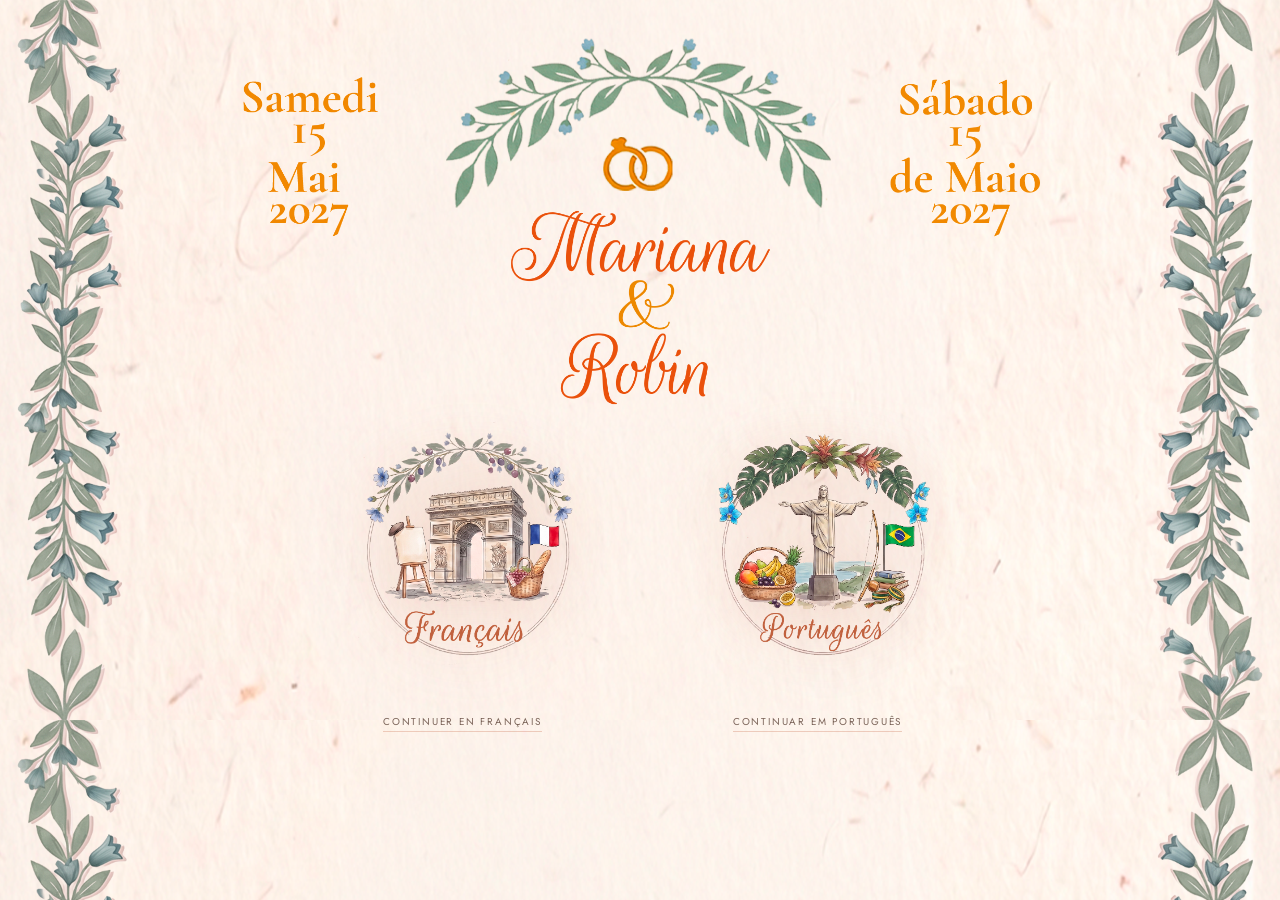
<file: index.html>
<!DOCTYPE html>
<html lang="fr">
<head>
<meta charset="UTF-8">
<meta name="viewport" content="width=device-width, initial-scale=1.0">
<meta name="referrer" content="strict-origin-when-cross-origin">
<meta name="description" content="Mariana & Robin — mariage le 15 mai 2027 au Domaine de Montmanoir, Montlignon.">
<title>Mariana & Robin — Mariage · Casamento</title>
<link rel="preconnect" href="https://fonts.googleapis.com">
<link rel="preconnect" href="https://fonts.gstatic.com" crossorigin>
<link href="https://fonts.googleapis.com/css2?family=Cormorant+Garamond:ital,wght@0,300;0,400;0,600;1,300;1,400&family=Jost:wght@300;400;500&display=swap" rel="stylesheet">
<link rel="stylesheet" href="css/site.css">
</head>
<body class="bg-site">

  <div id="lp">
    <div class="lp-logo">
      <img src="ASSET/Couverture_langue.png" alt="Mariana & Robin">
    </div>
    <div class="lp-choices">
      <a class="lp-choice" href="fr/accueil.html">
        <img src="ASSET/Illustration FR.png" alt="Français">
        <span class="lp-cta">Continuer en français</span>
      </a>
      <a class="lp-choice" href="pt/accueil.html">
        <img src="ASSET/Illustration BR.png" alt="Português">
        <span class="lp-cta">Continuar em português</span>
      </a>
    </div>
  </div>

</body>
</html>
</file>
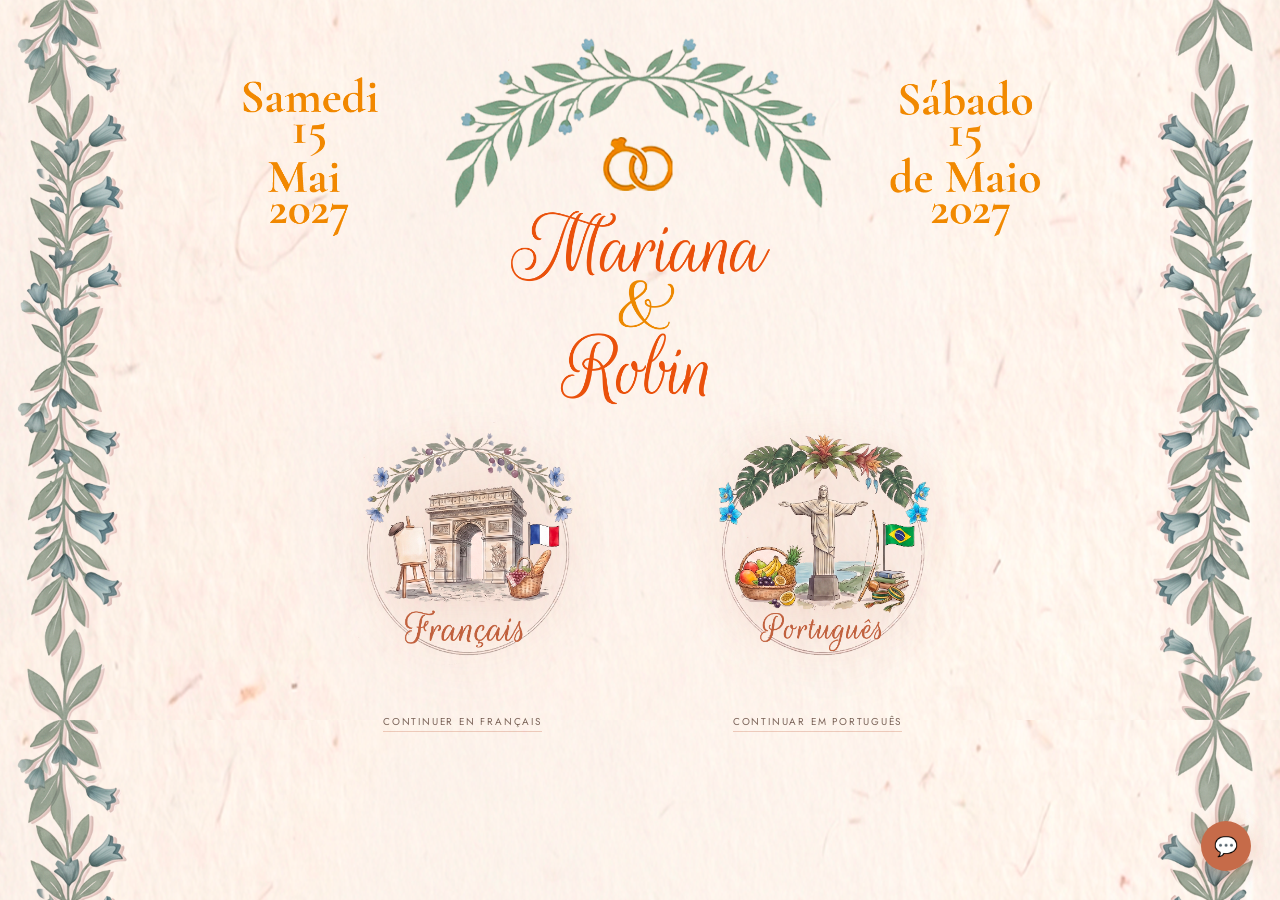
<file: mariage mariana&robin V5.html>
<!DOCTYPE html>
<html lang="fr">
<head>
<meta charset="UTF-8">
<meta name="viewport" content="width=device-width, initial-scale=1.0">
<title>Mariana & Robin — Mariage · Casamento</title>
<link href="https://fonts.googleapis.com/css2?family=Cormorant+Garamond:ital,wght@0,300;0,400;0,600;1,300;1,400&family=Jost:wght@300;400;500&display=swap" rel="stylesheet">
<style>
*{margin:0;padding:0;box-sizing:border-box;}
/* ── IMAGES RESPONSIVES ── */
img {
  max-width: 100%;
  height: auto;
  object-fit: contain;
  display: block;
}
:root{
  --tc:#C66B49; --am:#E8A856;
  --cr:#f5ede3; --dk:#3a2e28; --md:#7a6358;
}

/* ── FOND RÉPÉTÉ ── */
body {
  font-family:'Jost',sans-serif;
  color:var(--dk);
  overflow-x:hidden;
  /* fond papier qui se répète verticalement */
  background-color: #f5ede3;
}
/* On pose le fond via un pseudo-élément fixe pour éviter le scroll */
body::before {
  content:'';
  position:fixed;
  inset:0;
  z-index:-1;
  background-image: url("ASSET/FOND SITE HTML.png");
  background-repeat: repeat-y;
  background-size: 100% auto;
  background-position: top center;
}

/* ══════════════════════════════════
   LANG PAGE
══════════════════════════════════ */
#lp {
  position:fixed;inset:0;z-index:999;
  display:flex;flex-direction:column;align-items:center;
  justify-content:flex-start;
  overflow-y:auto;
  padding: clamp(.5rem,1.5vh,1.2rem) 1rem clamp(.8rem,2vh,1.5rem);
  gap:0;
  transition:opacity .7s ease, transform .7s ease;
}
#lp.out{opacity:0;transform:translateY(-20px);pointer-events:none;}

/* 1. Logo bilingue EN PREMIER */
.lp-logo {
  width: min(1000px, 95vw);
  max-height: 25vh;
  opacity:0;animation:fu .9s ease .1s forwards;
  flex-shrink:0;
}
.lp-logo img{width:100%;display:block;}

/* Illustrations langue */
.lp-choices {
  display:flex;
  gap:clamp(1rem, 10vw, 3rem);        /* espace entre les deux ronds */
  justify-content:center;
  align-items:center;
  opacity:0;animation:fu .9s ease .7s forwards;
  flex:1;
  width:100%;
  min-height:0;
}
.lp-choice {
  display:flex;flex-direction:column;align-items:center;gap:.6rem;
  cursor:pointer;
  transition:transform .3s;
  flex:0 1 auto;
  min-width:140px;
  min-height:0;
}
.lp-choice:hover{transform:translateY(-10px);}
.lp-choice img {
  width:auto;
  height:clamp(180px, 35vh, 480px);  /* ← LE réglage de taille des ronds */
  max-width:40vw;                    /* garde-fou : empêche les 2 ronds de se chevaucher */
  object-fit:contain;
  filter:drop-shadow(0 8px 28px rgba(198,107,73,.22));
  transition:filter .3s;
}
.lp-choice:hover img{filter:drop-shadow(0 18px 42px rgba(198,107,73,.4));}
.lp-cta {
  font-size:clamp(.58rem,.78vw,.7rem);letter-spacing:.18em;text-transform:uppercase;
  color:var(--md);border-bottom:1px solid rgba(198,107,73,.3);
  padding-bottom:2px;transition:color .2s,border-color .2s;
  flex-shrink:0;
}
.lp-choice:hover .lp-cta{color:var(--tc);border-color:var(--tc);}

/* ══════════════════════════════════
   MAIN
══════════════════════════════════ */
#main{display:none;opacity:0;transition:opacity .8s ease;}
#main.show{display:block;}
#main.vis{opacity:1;}

/* ── NAV ── */
nav{
  position:fixed;top:0;left:0;right:0;z-index:500;
  padding:.8rem 2.4rem;
  display:flex;align-items:center;justify-content:space-between;
  background:rgba(245,237,227,.88);
  backdrop-filter:blur(16px);-webkit-backdrop-filter:blur(16px);
  border-bottom:1px solid rgba(198,107,73,.12);
}
.nav-brand{font-family:'Cormorant Garamond',serif;font-size:1.1rem;color:var(--tc);letter-spacing:.05em;}
.nav-links{display:flex;gap:1.8rem;list-style:none;}
.nav-links a{font-size:.68rem;letter-spacing:.12em;text-transform:uppercase;color:var(--md);text-decoration:none;transition:color .2s;}
.nav-links a:hover{color:var(--tc);}
.btn-lang{
  background:none;border:1px solid rgba(198,107,73,.35);border-radius:30px;
  padding:.26rem .9rem;font-size:.68rem;letter-spacing:.1em;
  color:var(--md);cursor:pointer;font-family:'Jost',sans-serif;transition:all .2s;
}
.btn-lang:hover{background:var(--tc);color:white;border-color:var(--tc);}

/* ── PAGES ── */
.pg{display:none;min-height:150vh;padding-top:70px;}
.pg.on{display:block;}

/* ══════════════════════════════════
   HOME
══════════════════════════════════ */

.home-inner{
  width:100%;
  max-width:100vw;
  margin:0 auto;
  padding:2.5rem 2rem 5rem;
  display:flex;
  flex-direction:column;
  align-items:center;
  gap:3rem; /* ← Augmenter l'espace entre éléments */
}

.home-banner{
  width:min(450px,65vw); /* ← Réduit de 600px à 450px */
  opacity:0;
  animation:fu 1s ease .1s forwards;
}

.home-banner img{
  width:100%;
  display:block;
}

/* Countdown */
.cd-wrap{
  display:flex;
  align-items:flex-start;
  justify-content:center;
  margin-top:0; /* ← Supprimer (gap le fait) */
  opacity:0;
  animation:fu 1s ease .35s forwards;
  width:100%;
  padding:0 2rem;
  box-sizing:border-box;
}

.cd-col{display:flex;flex-direction:column;align-items:center;min-width:clamp(60px,10vw,100px);} /* ← Augmenter min/max */

.cd-n{font-family:'Cormorant Garamond',serif;font-size:clamp(2.2rem,6vw,5rem);font-weight:300;color:var(--tc);line-height:1;} /* ← Augmenter taille */

.cd-l{font-size:.62rem;letter-spacing:.15em;text-transform:uppercase;color:var(--md);margin-top:.3rem;}

.cd-sep{font-family:'Cormorant Garamond',serif;font-size:clamp(2rem,5vw,4rem);color:rgba(198,107,73,.28);padding:0 .15rem;line-height:1.1;} /* ← Augmenter */

/* Programme */
.prog-wrap{
  width:100vw;
  margin-left:calc(-50vw + 50%);
  margin-top:0;
  opacity:0;
  animation:fu 1s ease .55s forwards;
  padding:0 2rem;
  box-sizing:border-box;
}

.prog-ey{
  font-size:1rem; /* ← Très gros */
  letter-spacing:.22em;
  text-transform:uppercase;
  color:var(--am);
  text-align:center;
  margin-bottom:.8rem;
}

.prog-h{
  font-family:'Cormorant Garamond',serif;
  font-size:clamp(1.6rem,4vw,2.5rem);
  font-weight:300;
  text-align:center;
}

.prog-rule{
  width:48px;
  height:2px;
  background:var(--tc);
  margin:1rem auto 2.5rem;
  border-radius:2px;
}

/* Timeline */
.tl{
  position:relative;
  width:100%; /* ← AJOUTER */
  display:flex; /* ← AJOUTER */
  flex-direction:column; /* ← AJOUTER */
}

.tl::before{
  content:'';
  position:absolute;
  left:50%;
  top:4px;
  bottom:4pc;
  width:1.5px;
  background:rgba(198,107,73,.16);
  transform:translateX(-50%);
}

.tl-row{
  display:grid;
  grid-template-columns:1fr 18px 1fr;
  align-items:start;
  padding:.7rem 4rem; /* ← Augmenter le padding */
  opacity:0;
  transform:translateY(10px);
  transition:opacity .5s ease,transform .5s ease;
  width:100%;
}

.tl-row.vis{
  opacity:1;
  transform:translateY(0);
}

.tl-l{
  text-align:right;
  padding-right:1.5rem;
}

.tl-r{
  text-align:left;
  padding-left:1.5rem;
}

.tl-dw{
  display:flex;
  justify-content:center;
  padding-top:3px;
}

.tl-d{
  width:10px;
  height:10px;
  border-radius:50%;
  background:var(--cr);
  border:2px solid var(--tc);
  flex-shrink:0;
}

.tl-time{
  font-size:.9rem; /* ← Augmenté */
  letter-spacing:.12em;
  color:var(--am);
  text-transform:uppercase;
  margin-bottom:.2rem;
}

.tl-ev{
  font-family:'Cormorant Garamond',serif;
  font-size:1.45rem; /* ← Augmenté */
  color:var(--dk);
}

.tl-ds{
  font-size:1.1rem; /* ← Augmenté */
  color:var(--md);
  line-height:1.4;
  margin-top:.12rem;
}

/* Nav cards */
.cards-wrap{
  width:100%;
  margin-top:0;
  opacity:0;
  animation:fu 1s ease .75s forwards;
  padding:0 2rem;
  box-sizing:border-box;
}

.cards-ey{font-size:.68rem;letter-spacing:.22em;text-transform:uppercase;color:var(--md);text-align:center;margin-bottom:2.5rem;}

.cards-grid{
  display:grid;
  grid-template-columns:repeat(3,1fr);
  gap:3rem;
  max-width:900px;
  margin:0 auto;
}

.card{display:flex;flex-direction:column;align-items:center;gap:1rem;cursor:pointer;text-decoration:none;}

.card-fig{
  width:100%;aspect-ratio:1/1;
  display:flex;align-items:center;justify-content:center;
  background:transparent;
  padding:.8rem;
  transition:transform .35s ease;
  position:relative; /* ← AJOUTER */
}

.card:hover .card-fig{transform:translateY(-10px);}

.card-fig img{
  width:100%;height:100%;object-fit:contain;display:block;
  filter:drop-shadow(0 6px 20px rgba(58,46,40,.15));
  transition:filter .35s;
}

/* ← AJOUTER CES LIGNES */
.card-img.lang-pt {
  display: none;
}

.card-img.lang-fr {
  display: block;
}

body.lang-pt .card-img.lang-pt {
  display: block;
}

body.lang-pt .card-img.lang-fr {
  display: none;
}
/* FIN À AJOUTER */

.card:hover .card-fig img{filter:drop-shadow(0 12px 30px rgba(198,107,73,.25));}

.card-lbl{
  font-family:'Cormorant Garamond',serif;font-style:italic;
  font-size:1.05rem;
  color:var(--md);
  border-bottom:1px solid rgba(198,107,73,.25);padding-bottom:4px;
  transition:color .2s,border-color .2s;text-align:center;
}

.card:hover .card-lbl{color:var(--tc);border-color:var(--tc);}
/* ══════════════════════════════════
   INNER PAGES
══════════════════════════════════ */
.inner-hero{display:flex;justify-content:center;padding:2.5rem 2rem 1.5rem;}
.inner-hero img{
  /* Grande illustration adaptative */
  width:min(560px, 72vw);
  display:block;
  filter:drop-shadow(0 8px 30px rgba(58,46,40,.2));
}
.inner-body{max-width:820px;margin:0 auto;padding:.5rem 2rem 5rem;text-align:center;}
.ey{font-size:.6rem;letter-spacing:.22em;text-transform:uppercase;color:var(--am);display:block;margin-bottom:.5rem;text-align:center;}
.sec-h{font-family:'Cormorant Garamond',serif;font-size:clamp(1.4rem,3vw,2.2rem);font-weight:300;margin-bottom:.8rem;text-align:center;}
.rule{width:36px;height:1.5px;background:var(--tc);border-radius:2px;margin-bottom:2.5rem;margin-left:auto;margin-right:auto;}

/* Map */
.map-box{border-radius:14px;overflow:hidden;border:1px solid rgba(198,107,73,.12);height:360px;margin-bottom:.8rem;}
.map-box iframe{width:100%;height:100%;border:0;display:block;}
.map-note{font-size:.68rem;color:var(--md);text-align:center;margin-bottom:2rem;}

/* Hotels */
.hotel-grid{display:grid;grid-template-columns:repeat(auto-fit,minmax(220px,1fr));gap:1rem;}
.hotel{background:rgba(255,255,255,.75);backdrop-filter:blur(8px);border-radius:12px;padding:1.2rem 1.3rem;border:1px solid rgba(198,107,73,.1);transition:transform .25s,box-shadow .25s;text-align:center;}
.hotel:hover{transform:translateY(-4px);box-shadow:0 8px 28px rgba(198,107,73,.1);}
.h-n{font-family:'Cormorant Garamond',serif;font-size:1.05rem;margin-bottom:.2rem;}
.h-d{font-size:.66rem;color:var(--am);margin-bottom:.4rem;}
.h-i{font-size:.78rem;color:var(--md);line-height:1.5;}
.h-a{display:inline-block;margin-top:.65rem;font-size:.66rem;letter-spacing:.08em;text-transform:uppercase;color:var(--tc);text-decoration:none;border-bottom:1px solid rgba(198,107,73,.3);transition:border-color .2s;}
.h-a:hover{border-color:var(--tc);}

/* Transport */
.trans-grid{display:grid;grid-template-columns:repeat(auto-fit,minmax(180px,1fr));gap:1rem;margin-bottom:2.5rem;}
.trans{background:rgba(255,255,255,.75);backdrop-filter:blur(8px);border-radius:12px;padding:1.3rem 1.1rem;border:1px solid rgba(164,195,210,.3);text-align:center;transition:transform .25s;}
.trans:hover{transform:translateY(-3px);}
.tr-ico{font-size:1.7rem;margin-bottom:.6rem;}
.tr-n{font-family:'Cormorant Garamond',serif;font-size:1rem;margin-bottom:.35rem;}
.tr-d{font-size:.75rem;color:var(--md);line-height:1.5;}
.btn-p{display:inline-flex;align-items:center;gap:.5rem;background:var(--tc);color:white;border:none;border-radius:40px;padding:.75rem 1.7rem;font-size:.72rem;letter-spacing:.1em;text-transform:uppercase;cursor:pointer;font-family:'Jost',sans-serif;text-decoration:none;transition:background .2s,transform .2s;}
.btn-p:hover{background:#b05a3a;transform:translateY(-2px);}

/* Masquer par défaut les images PT */ /* illustration Hebergement */
.hero-img.lang-pt {
  display: none;
}

.hero-img.lang-fr {
  display: block;
}

/* Quand on passe en PT */
body.lang-pt .hero-img.lang-pt {
  display: block;
}

body.lang-pt .hero-img.lang-fr {
  display: none;
}
.inner-hero{
  width:min(250px,40vw); /* ← Ajustable */
  margin:0 auto;
  padding:0 2rem;
}

/* ══════════════════════════════════
   VOYAGE DE NOCES — Fond Sakura
══════════════════════════════════ */

#pg-voyage {
  position: relative;
  overflow: hidden;
  z-index: 0;            /* crée sa propre couche, au-dessus du fond global */
}

/* Fond sakura propre à cette page (même technique que body::before) */
#pg-voyage::before {
  content: '';
  position: fixed;
  inset: 0;
  z-index: -1;                       /* derrière le contenu, devant le fond kraft */
  background-image: url("ASSET/FOND SITE SAKURA.png");
  background-repeat: repeat-y;
  background-size: 100% auto;        /* pleine largeur, ratio conservé = pas de déformation */
  background-position: top center;
}

/* Les images de la page passent au-dessus des pétales */
#pg-voyage img {
  position: relative;
  z-index: 2;
}

/* ── Pétales qui tombent puis se posent ── */
/* Par défaut : pétales NETS = premier plan, devant l'illustration sakura */
.petal {
  position: absolute;
  top: -40px;
  z-index: 1;            /* devant le fond sakura (-1), derrière l'encart texte (20) */
  cursor: default;
  animation: petalFall linear forwards;
  /* transition = esquive du curseur (left) + disparition douce (opacity) */
  transition: left 0.6s ease-out, opacity 1.5s ease-out;
}

@keyframes petalFall {
  0%   { transform: translate(0, 0)                                   rotate(0deg);   opacity: 0;  }
  10%  { transform: translate(10px,  calc(var(--fall-distance) * 0.1)) rotate(45deg);  opacity: .9; }
  30%  { transform: translate(-15px, calc(var(--fall-distance) * 0.3)) rotate(130deg); opacity: .9; }
  50%  { transform: translate(15px,  calc(var(--fall-distance) * 0.5)) rotate(220deg); opacity: .9; }
  70%  { transform: translate(-15px, calc(var(--fall-distance) * 0.7)) rotate(300deg); opacity: .9; }
  90%  { transform: translate(10px,  calc(var(--fall-distance) * 0.9)) rotate(380deg); opacity: .9; }
  100% { transform: translate(0,      var(--fall-distance))            rotate(420deg); opacity: .8; }
}

/* ── Contenu ── */
.voyage-inner {
  max-width: 820px;
  margin: 0 auto;
  padding: .5rem 2rem 5rem;
  text-align: center;
}

.voyage-text-box {
  position: relative;
  z-index: 20;
  max-width: 580px;
  margin: 0 auto;
  padding: 2.5rem;
  text-align: center;
  background: rgba(245, 237, 227, .82);
  backdrop-filter: blur(10px);
  border: 1px solid rgba(198, 107, 73, .15);
  border-radius: 20px;
}

.voyage-text-box p {
  margin-bottom: 1rem;
  font-size: .95rem;
  line-height: 1.8;
  color: var(--md);
  text-align: center;
}

.voyage-text-box p:first-child {
  font-family: 'Cormorant Garamond', serif;
  font-size: 1.15rem;
  color: var(--dk);
}

.btn-cag {
  display: inline-flex;
  align-items: center;
  gap: .5rem;
  padding: .72rem 1.6rem;
  font-family: 'Jost', sans-serif;
  font-size: .72rem;
  letter-spacing: .1em;
  text-transform: uppercase;
  text-decoration: none;
  color: var(--tc);
  background: white;
  border: 1.5px solid var(--tc);
  border-radius: 40px;
  cursor: pointer;
  transition: all .2s;
}

.btn-cag:hover {
  background: var(--tc);
  color: white;
}
/* FAQ */
.faq{max-width:640px;margin:0 auto;}
.faq-item{border-bottom:1px solid rgba(198,107,73,.11);}
.faq-q{width:100%;background:none;border:none;text-align:center;padding:.9rem 0;font-family:'Jost',sans-serif;font-size:.86rem;color:var(--dk);cursor:pointer;display:flex;justify-content:space-between;align-items:center;gap:1rem;}
.faq-q:hover{color:var(--tc);}
.faq-arr{color:var(--tc);transition:transform .3s;flex-shrink:0;}
.faq-item.open .faq-arr{transform:rotate(180deg);}
.faq-a{max-height:0;overflow:hidden;transition:max-height .4s ease,padding .3s;font-size:.8rem;color:var(--md);line-height:1.7;text-align:center;}
.faq-item.open .faq-a{max-height:200px;padding-bottom:1rem;}

/* ── CHATBOT ── */
#chat-btn{position:fixed;bottom:1.8rem;right:1.8rem;width:50px;height:50px;border-radius:50%;background:var(--tc);color:white;border:none;cursor:pointer;font-size:1.2rem;display:flex;align-items:center;justify-content:center;box-shadow:0 4px 18px rgba(198,107,73,.35);z-index:600;transition:transform .2s,background .2s;}
#chat-btn:hover{transform:scale(1.08);background:#b05a3a;}
#chat-panel{position:fixed;bottom:5rem;right:1.8rem;width:300px;max-height:430px;background:rgba(255,255,255,.96);backdrop-filter:blur(12px);border-radius:18px;box-shadow:0 8px 40px rgba(0,0,0,.11);display:flex;flex-direction:column;z-index:600;overflow:hidden;transform:scale(.85) translateY(14px);transform-origin:bottom right;opacity:0;pointer-events:none;transition:transform .3s,opacity .3s;}
#chat-panel.open{transform:scale(1) translateY(0);opacity:1;pointer-events:all;}
.ct{background:var(--tc);color:white;padding:.85rem 1rem;display:flex;justify-content:space-between;align-items:center;flex-shrink:0;}
.ct-n{font-family:'Cormorant Garamond',serif;font-size:1rem;}
.ct-s{font-size:.63rem;opacity:.75;margin-top:1px;}
.cx{background:none;border:none;color:white;font-size:.95rem;cursor:pointer;}
.cm{flex:1;overflow-y:auto;padding:.75rem;display:flex;flex-direction:column;gap:.55rem;}
.bb{max-width:86%;font-size:.79rem;line-height:1.5;padding:.5rem .8rem;border-radius:11px;animation:fu .2s ease;}
.bb.bot{background:rgba(245,237,227,.9);color:var(--dk);border-bottom-left-radius:3px;align-self:flex-start;}
.bb.usr{background:var(--tc);color:white;border-bottom-right-radius:3px;align-self:flex-end;}
.bb.typ span{display:inline-block;width:5px;height:5px;background:var(--md);border-radius:50%;animation:bn .9s infinite;margin:0 1px;}
.bb.typ span:nth-child(2){animation-delay:.15s;}.bb.typ span:nth-child(3){animation-delay:.3s;}
@keyframes bn{0%,100%{transform:translateY(0)}50%{transform:translateY(-5px)}}
.cp{padding:.35rem .75rem;display:flex;flex-wrap:wrap;gap:.3rem;}
.pill{background:none;border:1px solid rgba(198,107,73,.28);border-radius:20px;padding:.22rem .6rem;font-size:.64rem;color:var(--tc);cursor:pointer;font-family:'Jost',sans-serif;transition:all .2s;}
.pill:hover{background:var(--tc);color:white;border-color:var(--tc);}
.cir{display:flex;gap:.4rem;padding:.55rem;border-top:1px solid rgba(198,107,73,.1);flex-shrink:0;}
.ci{flex:1;border:1px solid rgba(198,107,73,.2);border-radius:20px;padding:.42rem .8rem;font-size:.78rem;font-family:'Jost',sans-serif;outline:none;background:rgba(245,237,227,.8);color:var(--dk);}
.ci:focus{border-color:var(--tc);}
.cg{width:30px;height:30px;border-radius:50%;background:var(--tc);border:none;color:white;cursor:pointer;font-size:.85rem;display:flex;align-items:center;justify-content:center;transition:background .2s;flex-shrink:0;}
.cg:hover{background:#b05a3a;}

/* ── FOOTER ── */
footer{
  position: relative;   /* ← ajouté : nécessaire pour que le z-index s'applique */
  z-index: 1;           /* ← ajouté : repasse au-dessus du fond sakura */
  background:rgba(58,46,40,.92);
  color:rgba(245,237,227,.55);
  text-align:center;
  padding:2.5rem 2rem;
  font-size:.73rem;
  letter-spacing:.04em;
}
.fn{font-family:'Cormorant Garamond',serif;font-size:1.4rem;color:var(--cr);margin-bottom:.35rem;}

/* ── UTILS ── */
@keyframes fu{from{opacity:0;transform:translateY(13px)}to{opacity:1;transform:translateY(0)}}

@media(max-width:700px){
  .nav-links{display:none;}
  nav{padding:.75rem 1.2rem;}
  .cards-grid{grid-template-columns:1fr;max-width:340px;margin:0 auto;}
  .tl::before{left:9px;transform:none;}
  .tl-row{grid-template-columns:18px 1fr;}
  .tl-l{display:none;}
  .tl-dw{justify-content:flex-start;}
  .tl-r{padding-left:.7rem;}
  .lp-choices{flex-direction:column;align-items:center;gap:1rem;}
  .lp-choice{max-width:min(320px,85vw);}
  .lp-choice img{height:clamp(160px,40vw,280px);}
  .inner-hero img{width:min(340px,85vw);}
}
@media(max-width:480px){
  .lp-choice img{height:clamp(140px,45vw,240px);}
}
</style>
</head>
<body>

<div id="lp">
  <div class="lp-logo">
    <img src="ASSET/Couverture_langue.png" alt="Mariana & Robin">
  </div>
  <div class="lp-choices">
    <div class="lp-choice" onclick="chooseLang('fr')">
      <img src="ASSET/Illustration FR.png" alt="Français">
      <span class="lp-cta">Continuer en français</span>
    </div>
    <div class="lp-choice" onclick="chooseLang('pt')">
      <img src="ASSET/Illustration BR.png" alt="Português">
      <span class="lp-cta">Continuar em português</span>
    </div>
  </div>
</div>

<div id="main">
<nav>
  <div class="nav-brand">Mariana &amp; Robin</div>
  <ul class="nav-links">
    <li><a href="#" onclick="go('home');return false;" data-fr="Accueil" data-pt="Início">Accueil</a></li>
    <li><a href="#" onclick="go('hebergement');return false;" data-fr="Hébergement" data-pt="Hospedagem">Hébergement</a></li>
    <li><a href="#" onclick="go('transport');return false;" data-fr="Transport" data-pt="Transporte">Transport</a></li>
    <li><a href="#" onclick="go('voyage');return false;" data-fr="Voyage de noces" data-pt="Lua de mel">Voyage de noces</a></li>
  </ul>
  <button class="btn-lang" onclick="switchLang()">🇧🇷 PT &nbsp;·&nbsp; 🇫🇷 FR</button>
</nav>

<!-- HOME -->
<div id="pg-home" class="pg">
  <div class="home-inner">
  <div class="home-banner">
    <img src="ASSET/LOGO_MARIAGE_SANSDATE.png" alt="Mariana & Robin">
  </div>
    <div class="cd-wrap">
      <div class="cd-col"><span class="cd-n" id="cd-d">—</span><span class="cd-l" data-fr="jours" data-pt="dias">jours</span></div>
      <div class="cd-sep">:</div>
      <div class="cd-col"><span class="cd-n" id="cd-h">—</span><span class="cd-l" data-fr="heures" data-pt="horas">heures</span></div>
      <div class="cd-sep">:</div>
      <div class="cd-col"><span class="cd-n" id="cd-m">—</span><span class="cd-l">min</span></div>
      <div class="cd-sep">:</div>
      <div class="cd-col"><span class="cd-n" id="cd-s">—</span><span class="cd-l">sec</span></div>
    </div>
    <div class="prog-wrap">
      <div class="prog-ey" data-fr="Samedi 15 mai 2027" data-pt="Sábado 15 de maio de 2027">Samedi 15 mai 2027</div>
      <h2 class="prog-h" data-fr="Programme de la journée" data-pt="Programa do dia">Programme de la journée</h2>
      <div class="prog-rule"></div>
      <div class="tl">
        <div class="tl-row"><div class="tl-l"><div class="tl-time">11h00</div><div class="tl-ev" data-fr="Accueil" data-pt="Recepção">Accueil</div><div class="tl-ds" data-fr="Arrivée au domaine" data-pt="Chegada ao domaine">Arrivée au domaine</div></div><div class="tl-dw"><div class="tl-d"></div></div><div class="tl-r"></div></div>
        <div class="tl-row"><div class="tl-l"></div><div class="tl-dw"><div class="tl-d"></div></div><div class="tl-r"><div class="tl-time">12h00</div><div class="tl-ev" data-fr="Cérémonie" data-pt="Cerimônia">Cérémonie</div><div class="tl-ds" data-fr="Dans les jardins" data-pt="Nos jardins">Dans les jardins</div></div></div>
        <div class="tl-row"><div class="tl-l"><div class="tl-time">13h30</div><div class="tl-ev" data-fr="Vin d'honneur" data-pt="Coquetel">Vin d'honneur</div><div class="tl-ds" data-fr="Cocktail & photos" data-pt="Coquetel & fotos">Cocktail & photos</div></div><div class="tl-dw"><div class="tl-d"></div></div><div class="tl-r"></div></div>
        <div class="tl-row"><div class="tl-l"></div><div class="tl-dw"><div class="tl-d"></div></div><div class="tl-r"><div class="tl-time">19h30</div><div class="tl-ev" data-fr="Dîner" data-pt="Jantar">Dîner</div><div class="tl-ds" data-fr="Repas dans la grande salle" data-pt="Jantar no salão">Repas dans la grande salle</div></div></div>
        <div class="tl-row"><div class="tl-l"><div class="tl-time">22h00</div><div class="tl-ev" data-fr="Soirée & danse" data-pt="Festa & dança">Soirée & danse</div><div class="tl-ds" data-fr="La nuit vous appartient !" data-pt="A noite é de vocês !">La nuit vous appartient !</div></div><div class="tl-dw"><div class="tl-d"></div></div><div class="tl-r"></div></div>
        
      </div>
    <<div class="cards-wrap">
        <div class="cards-ey" data-fr="Explorer" data-pt="Explorar">Explorer</div>
        <div class="cards-grid">
          <div class="card" onclick="go('hebergement')">
            <div class="card-fig">
              <img src="ASSET/illustrastion_hebergement_FR.png" class="card-img lang-fr" alt="Hébergement">
              <img src="ASSET/illustrastion_hebergement_PT.png" class="card-img lang-pt" alt="Hébergement">
            </div>
            <span class="card-lbl" data-fr="Trouver un logement" data-pt="Encontrar hospedagem">Trouver un logement</span>
          </div>
          <div class="card" onclick="go('infos')">
            <div class="card-fig">
              <img src="ASSET/illustration_infos_FR.png" class="card-img lang-fr" alt="Infos pratiques">
              <img src="ASSET/illustration_infos_PT.png" class="card-img lang-pt" alt="Infos pratiques">
            </div>
            <span class="card-lbl" data-fr="Toutes les infos" data-pt="Todas as informações">Toutes les infos</span>
          </div>
          <div class="card" onclick="go('voyage')">
            <div class="card-fig">
              <img src="ASSET/illustration_noces_FR.png" class="card-img lang-fr" alt="Voyage de noces">
              <img src="ASSET/illustration_noces_PT.png" class="card-img lang-pt" alt="Voyage de noces">
            </div>
            <span class="card-lbl" data-fr="Participer à la cagnotte" data-pt="Contribuir com a vaquinha">Participer à la cagnotte</span>
          </div>
        </div>
      </div>
    </div>
  </div>
</div>

<!-- HÉBERGEMENT -->
<div id="pg-hebergement" class="pg">
    <div class="inner-hero">
      <img src="ASSET/illustrastion_hebergement_FR.png" class="hero-img lang-fr" alt="Hébergement">
      <img src="ASSET/illustrastion_hebergement_PT.png" class="hero-img lang-pt" alt="Hébergement">
    </div>
    <div class="inner-body">
      <span class="ey" data-fr="Où dormir ?" data-pt="Onde ficar?">Où dormir ?</span>
      <h2 class="sec-h" data-fr="Hébergement" data-pt="Hospedagem">Hébergement</h2>
      <div class="rule"></div>
      <div class="map-box">
        <iframe id="stay22-widget" width="100%" height="428" src="https://stay22.com/embed/69ff34c10282bfa2ca788903" frameborder="0"></iframe>
      </div>
      <p class="map-note" data-fr="Hôtels proches du Domaine de Montmanoir, Montlignon (95680)" data-pt="Hotéis próximos ao Domaine de Montmanoir, Montlignon (95680)">Hôtels proches du Domaine de Montmanoir, Montlignon (95680)</p>
      
      <div class="hotel-grid">
        <div class="hotel"><div class="h-n">Kyriad Montmorency</div><div class="h-d" data-fr="~8 min en voiture" data-pt="~8 min de carro">~8 min en voiture</div><div class="h-i" data-fr="Hôtel confortable, excellent rapport qualité-prix, idéal pour les familles." data-pt="Hotel confortável, excelente custo-benefício, ideal para famílias.">Hôtel confortable, excellent rapport qualité-prix.</div><a href="https://www.kyriad.com" target="_blank" class="h-a" data-fr="Réserver →" data-pt="Reservar →">Réserver →</a></div>
        <div class="hotel"><div class="h-n">Ibis Styles Enghien</div><div class="h-d" data-fr="~12 min en voiture" data-pt="~12 min de carro">~12 min en voiture</div><div class="h-i" data-fr="Au bord du lac d'Enghien, cadre agréable, accès facile." data-pt="À beira do lago de Enghien, ambiente agradável.">Au bord du lac d'Enghien, cadre agréable.</div><a href="https://www.accor.com" target="_blank" class="h-a" data-fr="Réserver →" data-pt="Reservar →">Réserver →</a></div>
        <div class="hotel"><div class="h-n">Château de la Tour</div><div class="h-d" data-fr="~15 min en voiture" data-pt="~15 min de carro">~15 min en voiture</div><div class="h-i" data-fr="Hôtel 4★ dans un château du XIXe. Pour un séjour d'exception." data-pt="Hotel 4★ em castelo do século XIX.">Hôtel 4★, château du XIXe siècle.</div><a href="https://www.chateaudelatour.fr" target="_blank" class="h-a" data-fr="Réserver →" data-pt="Reservar →">Réserver →</a></div>
      </div>
    </div>
  </div>

<!-- TRANSPORT -->
<div id="pg-transport" class="pg">
  <div class="inner-hero">
    <img src="ASSET/illustration_infos_FR.png" class="hero-img lang-fr"  alt="Transport">
    <img src="ASSET/illustration_infos_PT.png" class="hero-img lang-pt"  alt="Transport">

</div>
  <div class="inner-body">
    <span class="ey" data-fr="Comment venir ?" data-pt="Como chegar?">Comment venir ?</span>
    <h2 class="sec-h" data-fr="Accès & Transport" data-pt="Acesso & Transporte">Accès & Transport</h2>
    <div class="rule"></div>
    <div class="trans-grid">
      <div class="trans"><div class="tr-ico">🚆</div><div class="tr-n" data-fr="Train + Bus" data-pt="Trem + Ônibus">Train + Bus</div><div class="tr-d" data-fr="RER D → Montmorency, puis bus 95-07 → Montlignon. ~1h depuis Paris." data-pt="RER D → Montmorency, depois ônibus 95-07 → Montlignon. ~1h de Paris.">RER D → Montmorency, puis bus 95-07. ~1h depuis Paris.</div></div>
      <div class="trans"><div class="tr-ico">🚗</div><div class="tr-n" data-fr="Voiture" data-pt="Carro">Voiture</div><div class="tr-d" data-fr="A115, sortie Montlignon. Parking gratuit. 30 min de Paris." data-pt="A115, saída Montlignon. Estacionamento gratuito. 30 min de Paris.">A115, sortie Montlignon. Parking gratuit. 30 min.</div></div>
      <div class="trans"><div class="tr-ico">✈️</div><div class="tr-n" data-fr="Aéroport" data-pt="Aeroporto">Aéroport</div><div class="tr-d" data-fr="CDG : 25 min / Orly : 50 min. Navettes organisées depuis CDG." data-pt="CDG: 25 min / Orly: 50 min. Transfers desde CDG.">CDG : 25 min / Orly : 50 min.</div></div>
      <div class="trans"><div class="tr-ico">🚕</div><div class="tr-n" data-fr="VTC / Taxi" data-pt="VTC / Táxi">VTC / Taxi</div><div class="tr-d" data-fr="Uber & G7 disponibles. ~40 € depuis Paris." data-pt="Uber & G7 disponíveis. ~40 € de Paris.">Uber & G7. ~40 € depuis Paris.</div></div>
    </div>
    <div style="text-align:center;"><button class="btn-p" onclick="openMaps()">📍 <span data-fr="Itinéraire depuis ma position" data-pt="Rota desde minha posição">Itinéraire depuis ma position</span></button></div>
  </div>
</div>

<!-- VOYAGE DE NOCES -->
<div id="pg-voyage" class="pg">
  <div class="inner-hero">
    <img src="ASSET/illustration_noces_FR.png" class="hero-img lang-fr" alt="Voyage de Noces">
    <img src="ASSET/illustration_noces_PT.png" class="hero-img lang-pt" alt="Voyage de Noces">

</div>
  <div class="voyage-inner">
    <span class="ey" data-fr="Notre aventure" data-pt="Nossa aventura">Notre aventure</span>
    <h2 class="sec-h" data-fr="Voyage de noces — Japon" data-pt="Lua de mel — Japão">Voyage de noces — Japon</h2>
    <div class="rule"></div>
    <div class="voyage-text-box">
      <p data-fr="Après notre mariage, nous partons pour le Japon — un rêve partagé depuis longtemps. Temples millénaires, jardins de cerisiers, cuisine raffinée… Des instants gravés pour toujours." data-pt="Depois do casamento, partimos para o Japão — um sonho compartilhado há muito tempo. Templos milenares, jardins de cerejeiras, culinária refinada… Momentos inesquecíveis.">Après notre mariage, nous partons pour le Japon — un rêve partagé depuis longtemps. Temples millénaires, jardins de cerisiers, cuisine raffinée… Des instants gravés pour toujours.</p>
      <p data-fr="Si vous souhaitez contribuer à ce voyage de rêve, vous pouvez participer à notre cagnotte. Chaque geste nous touchera profondément 🌸" data-pt="Se quiser contribuir para essa viagem dos sonhos, você pode participar da nossa vaquinha. Cada gesto nos tocará profundamente 🌸">Si vous souhaitez contribuer à ce voyage de rêve, vous pouvez participer à notre cagnotte. Chaque geste nous touchera profondément 🌸</p>
      <a href="#" class="btn-cag" onclick="alert('Lien cagnotte à ajouter !')">🌸 <span data-fr="Contribuer à la cagnotte" data-pt="Contribuir com a vaquinha">Contribuer à la cagnotte</span></a>
    </div>
  </div>
</div>

<footer>
  <div class="fn">Mariana &amp; Robin</div>
  <p data-fr="Samedi 15 Mai 2027 · Domaine de Montmanoir, Montlignon" data-pt="Sábado 15 de Maio de 2027 · Domaine de Montmanoir, Montlignon">Samedi 15 Mai 2027 · Domaine de Montmanoir, Montlignon</p>
  <p style="margin-top:.4rem;opacity:.3;font-size:.66rem;">avec ♥</p>
</footer>
</div><!-- /main -->

<button id="chat-btn" onclick="toggleChat()">💬</button>
<div id="chat-panel">
  <div class="ct"><div><div class="ct-n" data-fr="Aide 💍" data-pt="Ajuda 💍">Aide 💍</div><div class="ct-s" data-fr="Posez-moi vos questions !" data-pt="Tire suas dúvidas!">Posez-moi vos questions !</div></div><button class="cx" onclick="toggleChat()">✕</button></div>
  <div class="cm" id="chat-msgs"></div>
  <div class="cp" id="chat-pills"></div>
  <div class="cir"><input class="ci" id="chat-inp" placeholder="Votre question..." onkeydown="if(event.key==='Enter')sendChat()"><button class="cg" onclick="sendChat()">→</button></div>
</div>

<script>
var lang='fr', chatOpen=false, chatInited=false;
// Countdown shared
function tickCd(){
  var t=new Date('2027-05-15T12:00:00'),n=new Date(),diff=t-n;
  if(diff<=0)return;
  var d=Math.floor(diff/86400000),h=Math.floor(diff%86400000/3600000),m=Math.floor(diff%3600000/60000),s=Math.floor(diff%60000/1000);
  // Home timer
  var hd=document.getElementById('cd-d');if(hd)hd.textContent=d;
  var hh=document.getElementById('cd-h');if(hh)hh.textContent=String(h).padStart(2,'0');
  var hm=document.getElementById('cd-m');if(hm)hm.textContent=String(m).padStart(2,'0');
  var hs=document.getElementById('cd-s');if(hs)hs.textContent=String(s).padStart(2,'0');
}
tickCd(); setInterval(tickCd,1000);

function chooseLang(l){
  lang=l;
  var lp=document.getElementById('lp');
  lp.classList.add('out');
  setTimeout(function(){
    lp.style.display='none';
    var m=document.getElementById('main');
    m.classList.add('show');
    requestAnimationFrame(function(){m.classList.add('vis');});
    applyLang();
    go('home');
    initTl();
  },700);
}

function applyLang(){
  document.querySelectorAll('[data-'+lang+']').forEach(function(el){el.textContent=el.getAttribute('data-'+lang);});
  document.body.className = 'lang-' + lang; /* ← AJOUTER CETTE LIGNE */
  var chatInp = document.getElementById('chat-inp');
  if(chatInp) chatInp.placeholder=lang==='fr'?'Votre question...':'Sua pergunta...';
  if(chatInited)initChatbot();
}

function switchLang(){lang=lang==='fr'?'pt':'fr';applyLang();}

function switchLang(){lang=lang==='fr'?'pt':'fr';applyLang();}

function go(id){
  document.querySelectorAll('.pg').forEach(function(p){p.classList.remove('on');});
  var t=document.getElementById('pg-'+id);
  if(t)t.classList.add('on');
  window.scrollTo({top:0,behavior:'smooth'});
  // Vide la pile de pétales si on quitte la page voyage
  if(id !== 'voyage'){
    document.querySelectorAll('#pg-voyage .petal').forEach(function(p){p.remove();});
  }
}

function initTl(){
  var obs=new IntersectionObserver(function(entries){
    entries.forEach(function(e){if(e.isIntersecting){e.target.classList.add('vis');obs.unobserve(e.target);}});
  },{threshold:.25});
  document.querySelectorAll('.tl-row').forEach(function(el,i){el.style.transitionDelay=(i*.1)+'s';obs.observe(el);});
}

function openMaps(){
  var dest='Domaine+de+Montmanoir+Montlignon+95680';
  if(navigator.geolocation){
    navigator.geolocation.getCurrentPosition(
      function(p){window.open('https://www.google.com/maps/dir/'+p.coords.latitude+','+p.coords.longitude+'/'+dest,'_blank');},
      function(){window.open('https://www.google.com/maps/dir//'+dest,'_blank');}
    );
  }else window.open('https://www.google.com/maps/dir//'+dest,'_blank');
}

function toggleFaq(btn){
  var item=btn.parentElement,was=item.classList.contains('open');
  document.querySelectorAll('.faq-item.open').forEach(function(i){i.classList.remove('open');});
  if(!was){item.classList.add('open');item.querySelector('.faq-a').textContent=item.querySelector('.faq-a').getAttribute('data-'+lang);}
}

var KB={
  fr:{
    greet:"Bonjour ! 💍 Bienvenue sur le site du mariage de Mariana & Robin !",
    pills:["Heure d'arrivée","Où est le lieu ?","Programme","Parking","Dress code","Navettes"],
    map:{'arriv':"L'accueil commence à 11h00. Cérémonie à 12h00 — soyez là 15 min avant !",'heure':"L'accueil commence à 11h00. Cérémonie à 12h00 — soyez là 15 min avant !",'lieu':"Domaine de Montmanoir, Montlignon (95680). À 30 min de Paris par l'A115.",'domaine':"Domaine de Montmanoir, Montlignon (95680). À 30 min de Paris par l'A115.",'programm':"11h00 Accueil → 12h00 Cérémonie → 13h30 Vin d'honneur → 19h30 Dîner → 22h00 Soirée 🎉",'parking':"Oui ! Parking gratuit et sécurisé sur place.",'voiture':"A115, sortie Montlignon. 30 min depuis Paris. Parking gratuit.",'train':"RER D → Montmorency, puis bus 95-07. ~1h depuis Paris.",'dress':"Tenue de soirée ou cocktail. Évitez le blanc et le crème 👰",'code':"Tenue de soirée ou cocktail. Évitez le blanc et le crème 👰",'vege':"Bien sûr ! Signalez-le lors de votre confirmation.",'cagnotte':"La cagnotte pour notre voyage au Japon est dans la section Voyage de Noces !",'japon':"Nous partons au Japon pour notre lune de miel 🌸",'navet':"Navettes depuis CDG et Paris — détails par email."},
    notfound:"Je n'ai pas la réponse 😊 Contactez Mariana ou Robin directement !"
  },
  pt:{
    greet:"Olá ! 💍 Bem-vindo ao site do casamento de Mariana & Robin !",
    pills:["Horário de chegada","Onde é o local?","Programa","Estacionamento","Traje","Transfers"],
    map:{'chegada':"A recepção começa às 11h00. Cerimônia às 12h00 — chegue 15 min antes !",'hora':"A recepção começa às 11h00. Cerimônia às 12h00 — chegue 15 min antes !",'local':"Domaine de Montmanoir, Montlignon (95680). A 30 min de Paris pela A115.",'domaine':"Domaine de Montmanoir, Montlignon (95680). A 30 min de Paris pela A115.",'programa':"11h00 Recepção → 12h00 Cerimônia → 13h30 Coquetel → 19h30 Jantar → 22h00 Festa 🎉",'estacion':"Sim ! Estacionamento gratuito no local.",'carro':"A115, saída Montlignon. 30 min de Paris.",'trem':"RER D → Montmorency, depois ônibus 95-07. ~1h de Paris.",'traje':"Traje de gala ou coquetel. Evite o branco e o creme 👰",'vegeta':"Claro ! Informe ao confirmar sua presença.",'vaquinha':"A vaquinha para nossa lua de mel no Japão está na seção Lua de Mel !",'jap':"Vamos para o Japão na lua de mel 🌸",'transfer':"Transfers desde CDG e Paris — detalhes por e-mail."},
    notfound:"Não tenho a resposta 😊 Contate Mariana ou Robin diretamente !"
  }
};

function initChatbot(){
  chatInited=true;
  var msgs=document.getElementById('chat-msgs'),pills=document.getElementById('chat-pills');
  msgs.innerHTML='';pills.innerHTML='';
  var kb=KB[lang];
  addBot(kb.greet);
  kb.pills.forEach(function(p){var btn=document.createElement('button');btn.className='pill';btn.textContent=p;btn.onclick=function(){ask(p);};pills.appendChild(btn);});
}
function addBot(t){var d=document.createElement('div');d.className='bb bot';d.textContent=t;document.getElementById('chat-msgs').appendChild(d);document.getElementById('chat-msgs').scrollTop=9999;}
function addUser(t){var d=document.createElement('div');d.className='bb usr';d.textContent=t;document.getElementById('chat-msgs').appendChild(d);document.getElementById('chat-msgs').scrollTop=9999;}
function ask(q){
  addUser(q);
  var td=document.createElement('div');td.className='bb typ';td.innerHTML='<span></span><span></span><span></span>';
  document.getElementById('chat-msgs').appendChild(td);document.getElementById('chat-msgs').scrollTop=9999;
  setTimeout(function(){
    td.remove();
    var kb=KB[lang],lower=q.toLowerCase().normalize('NFD').replace(/[\u0300-\u036f]/g,''),ans=kb.notfound;
    Object.keys(kb.map).forEach(function(k){if(lower.includes(k))ans=kb.map[k];});
    addBot(ans);
  },700);
}
function sendChat(){var i=document.getElementById('chat-inp'),v=i.value.trim();if(!v)return;i.value='';ask(v);}
function toggleChat(){
  chatOpen=!chatOpen;
  document.getElementById('chat-panel').classList.toggle('open',chatOpen);
  if(chatOpen&&!chatInited)initChatbot();
}
</script>
<script>
document.addEventListener("DOMContentLoaded", () => {
  const voyageSection = document.getElementById("pg-voyage");
  if (!voyageSection) return;

  const MAX_GROUND_PETALS = 40;
  let groundPetals = [];

  function spawnPetal() {
    const petal = document.createElement("div");
    petal.classList.add("petal");
    petal.innerHTML = "🌸"; 
    
    let currentLeft = Math.random() * 100;
    petal.style.left = currentLeft + "%";
    
    const isForeground = Math.random() > 0.5;
    petal.style.zIndex = isForeground ? "10" : "-1";
    const size = isForeground ? (Math.random() * 0.7 + 0.8) : (Math.random() * 0.5 + 0.5);
    petal.style.fontSize = size + "rem";
    if (!isForeground) petal.style.filter = "blur(1.5px)";
    const randomBottomOffset = Math.random() * 20;
    const fallDistance = voyageSection.offsetHeight + 40 - randomBottomOffset;
    petal.style.setProperty("--fall-distance", fallDistance + "px");

    const fallDuration = isForeground ? (Math.random() * 4 + 6) : (Math.random() * 5 + 8); 
    petal.style.animationDuration = fallDuration + "s";
    
    petal.addEventListener("mouseover", () => {
      if (currentLeft < 80) {
        currentLeft += 10; 
      } else {
        currentLeft -= 10; 
      }
      petal.style.left = currentLeft + "%";
    });

    voyageSection.appendChild(petal);

    petal.addEventListener("animationend", () => {
      groundPetals.push(petal);
      if (groundPetals.length > MAX_GROUND_PETALS) {
        const oldestPetal = groundPetals.shift();
        oldestPetal.style.opacity = "0";
        setTimeout(() => oldestPetal.remove(), 1500);
      }
    });
  }

  function loopSpawn() {
    spawnPetal();
    setTimeout(loopSpawn, Math.random() * 500 + 200);
  }
  
  loopSpawn();
});
</script>
</body>
</html>
</file>
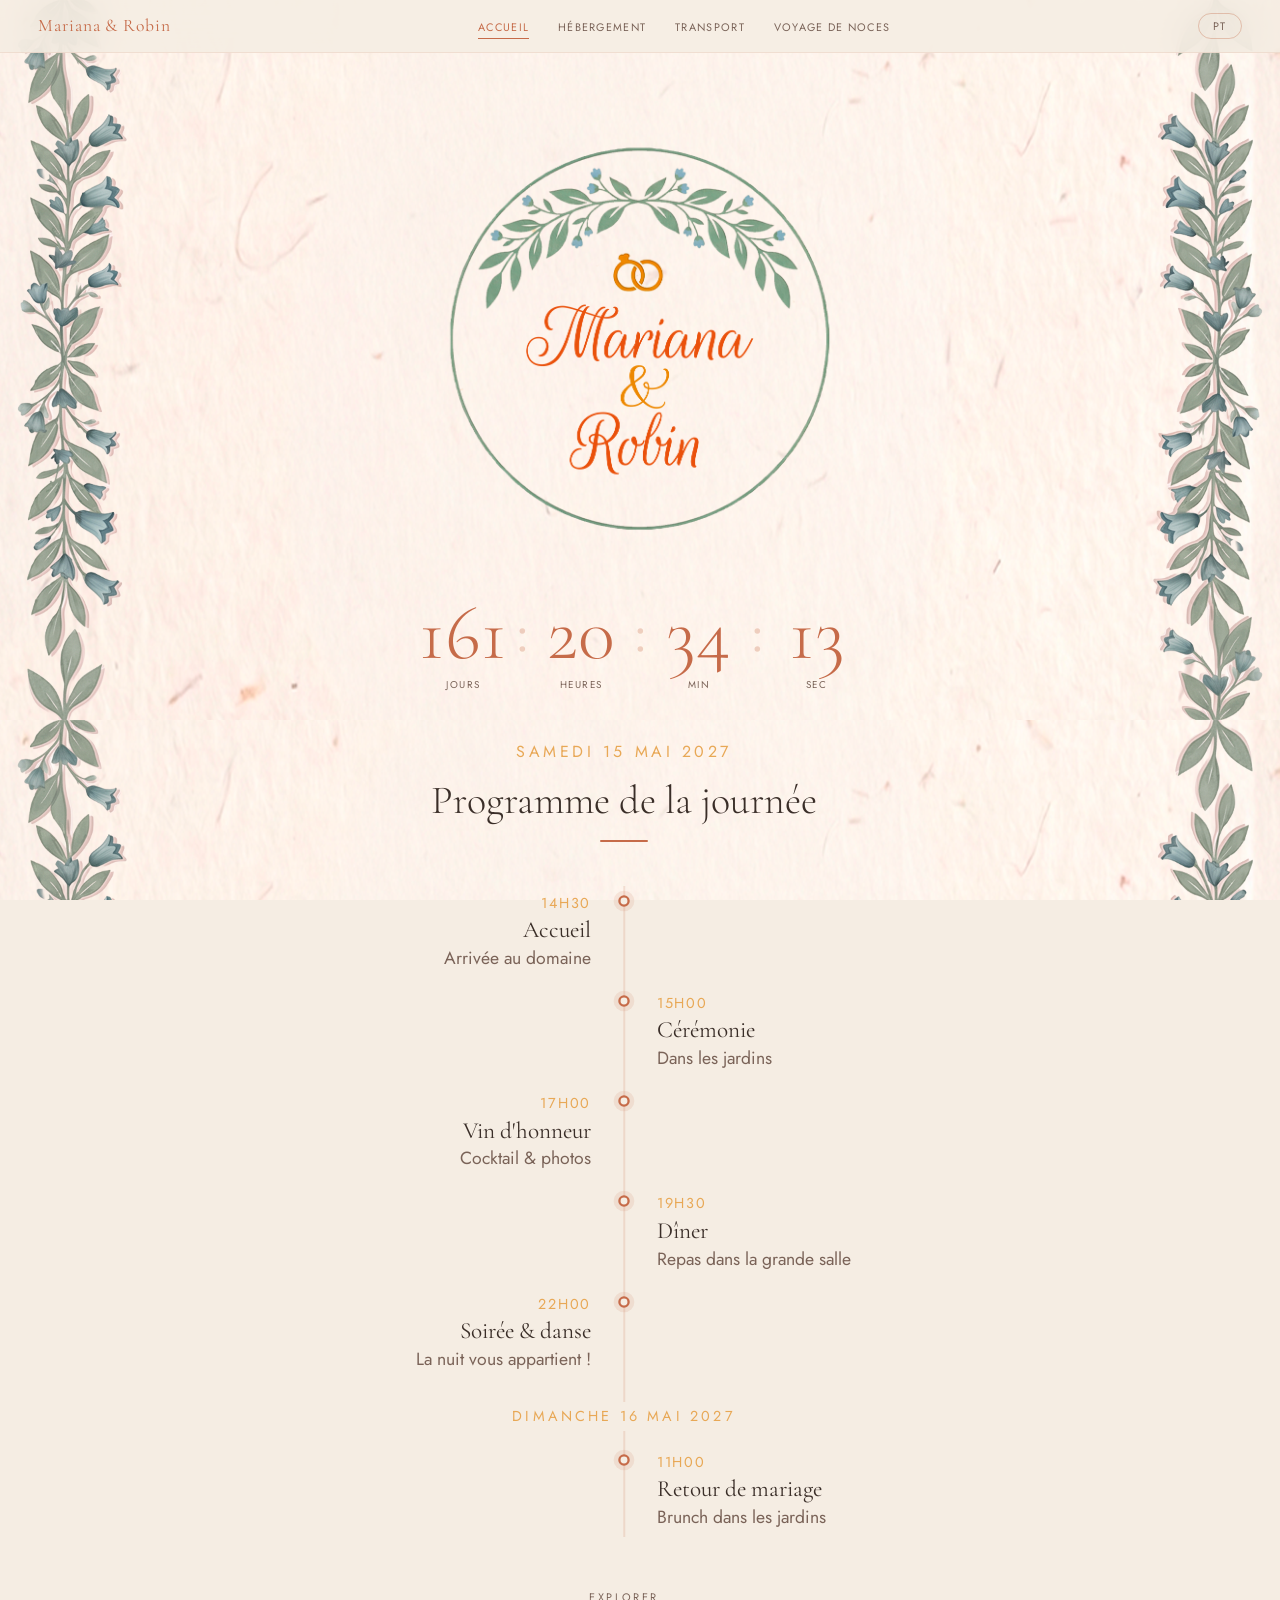
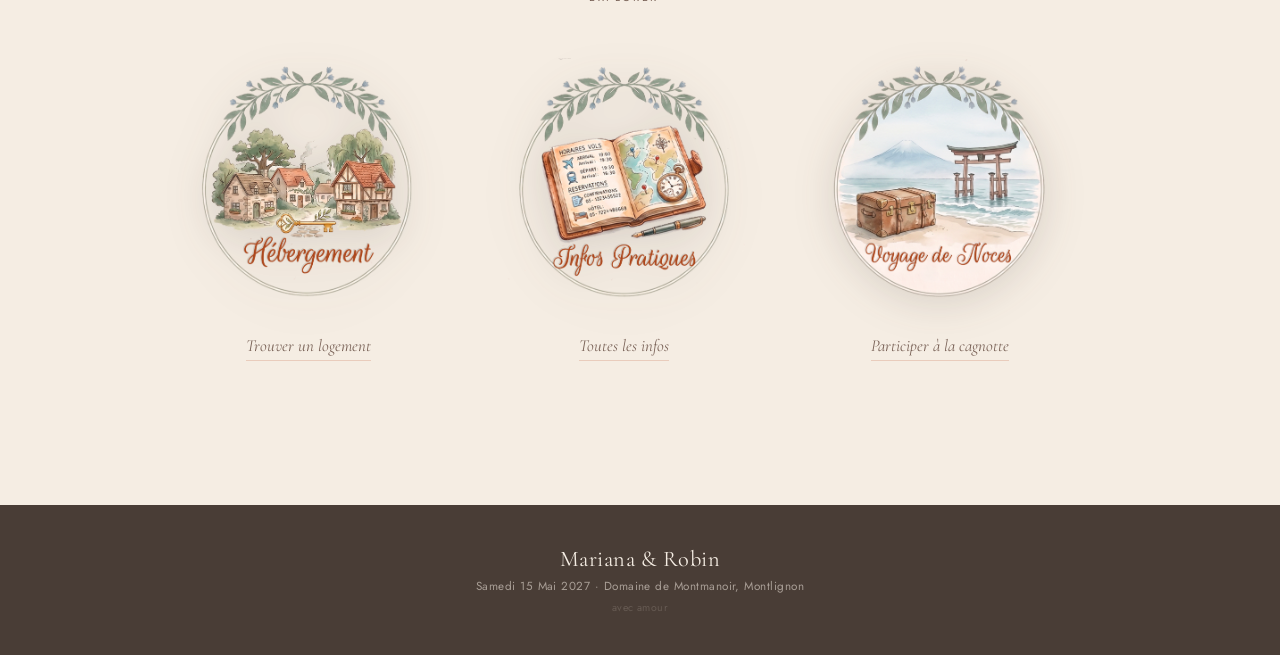
<file: fr/accueil.html>
<!DOCTYPE html>
<html lang="fr">
<head>
<meta charset="UTF-8">
<meta name="viewport" content="width=device-width, initial-scale=1.0">
<meta name="referrer" content="strict-origin-when-cross-origin">
<meta name="description" content="Mariana & Robin — accueil, programme et infos du mariage du 15 mai 2027.">
<title>Mariana & Robin — Accueil</title>
<link rel="preconnect" href="https://fonts.googleapis.com">
<link rel="preconnect" href="https://fonts.gstatic.com" crossorigin>
<link href="https://fonts.googleapis.com/css2?family=Cormorant+Garamond:ital,wght@0,300;0,400;0,600;1,300;1,400&family=Jost:wght@300;400;500&display=swap" rel="stylesheet">
<link rel="stylesheet" href="../css/site.css">
</head>
<body class="bg-site">

<nav>
  <a class="nav-brand" href="accueil.html">Mariana &amp; Robin</a>
  <ul class="nav-links">
    <li><a href="accueil.html">Accueil</a></li>
    <li><a href="hebergement.html">Hébergement</a></li>
    <li><a href="transport.html">Transport</a></li>
    <li><a href="voyage.html">Voyage de noces</a></li>
  </ul>
  <a class="btn-lang" href="../pt/accueil.html" hreflang="pt">PT</a>
</nav>

<div class="main-content">
  <div class="home-inner">
    <div class="home-banner reveal-scale">
      <img src="../ASSET/LOGO_MARIAGE_SANSDATE.png" alt="Mariana & Robin">
    </div>

    <div class="cd-wrap reveal" style="transition-delay:.12s">
      <div class="cd-col"><span class="cd-n" id="cd-d">—</span><span class="cd-l">jours</span></div>
      <div class="cd-sep" aria-hidden="true">:</div>
      <div class="cd-col"><span class="cd-n" id="cd-h">—</span><span class="cd-l">heures</span></div>
      <div class="cd-sep" aria-hidden="true">:</div>
      <div class="cd-col"><span class="cd-n" id="cd-m">—</span><span class="cd-l">min</span></div>
      <div class="cd-sep" aria-hidden="true">:</div>
      <div class="cd-col"><span class="cd-n" id="cd-s">—</span><span class="cd-l">sec</span></div>
    </div>

    <div class="prog-wrap">
      <div class="prog-ey reveal">Samedi 15 mai 2027</div>
      <h1 class="prog-h reveal">Programme de la journée</h1>
      <div class="prog-rule reveal" aria-hidden="true"></div>

      <div class="tl" role="list">
        <div class="tl-row" role="listitem"><div class="tl-l"><div class="tl-time">14h30</div><div class="tl-ev">Accueil</div><div class="tl-ds">Arrivée au domaine</div></div><div class="tl-dw"><div class="tl-d" aria-hidden="true"></div></div><div class="tl-r"></div></div>
        <div class="tl-row" role="listitem"><div class="tl-l"></div><div class="tl-dw"><div class="tl-d" aria-hidden="true"></div></div><div class="tl-r"><div class="tl-time">15h00</div><div class="tl-ev">Cérémonie</div><div class="tl-ds">Dans les jardins</div></div></div>
        <div class="tl-row" role="listitem"><div class="tl-l"><div class="tl-time">17h00</div><div class="tl-ev">Vin d'honneur</div><div class="tl-ds">Cocktail &amp; photos</div></div><div class="tl-dw"><div class="tl-d" aria-hidden="true"></div></div><div class="tl-r"></div></div>
        <div class="tl-row" role="listitem"><div class="tl-l"></div><div class="tl-dw"><div class="tl-d" aria-hidden="true"></div></div><div class="tl-r"><div class="tl-time">19h30</div><div class="tl-ev">Dîner</div><div class="tl-ds">Repas dans la grande salle</div></div></div>
        <div class="tl-row" role="listitem"><div class="tl-l"><div class="tl-time">22h00</div><div class="tl-ev">Soirée &amp; danse</div><div class="tl-ds">La nuit vous appartient !</div></div><div class="tl-dw"><div class="tl-d" aria-hidden="true"></div></div><div class="tl-r"></div></div>
        <div class="tl-day" role="presentation"><span>Dimanche 16 mai 2027</span></div>
        <div class="tl-row" role="listitem"><div class="tl-l"></div><div class="tl-dw"><div class="tl-d" aria-hidden="true"></div></div><div class="tl-r"><div class="tl-time">11h00</div><div class="tl-ev">Retour de mariage</div><div class="tl-ds">Brunch dans les jardins</div></div></div>
      </div>

      <div class="cards-wrap">
        <div class="cards-ey reveal">Explorer</div>
        <div class="cards-grid">
          <a class="card reveal" href="hebergement.html">
            <div class="card-fig"><img src="../ASSET/illustrastion_hebergement_FR.png" alt=""></div>
            <span class="card-lbl">Trouver un logement</span>
          </a>
          <a class="card reveal" href="transport.html">
            <div class="card-fig"><img src="../ASSET/illustration_infos_FR.png" alt=""></div>
            <span class="card-lbl">Toutes les infos</span>
          </a>
          <a class="card reveal" href="voyage.html">
            <div class="card-fig"><img src="../ASSET/illustration_noces_FR.png" alt=""></div>
            <span class="card-lbl">Participer à la cagnotte</span>
          </a>
        </div>
      </div>
    </div>
  </div>
</div>

<footer>
  <div class="fn">Mariana &amp; Robin</div>
  <p>Samedi 15 Mai 2027 · Domaine de Montmanoir, Montlignon</p>
  <p class="footer-heart">avec amour</p>
</footer>

<script type="module" src="https://cdn.landbot.io/landbot-3/landbot-3.0.0.mjs" crossorigin="anonymous"></script>
<script type="module">
  new Landbot.Livechat({
    configUrl: 'https://storage.googleapis.com/landbot.online/v3/H-3424089-JQLVC7HWA1J3TR3H/index.json',
  });
</script>
<script src="../js/site.js" defer></script>
</body>
</html>
</file>
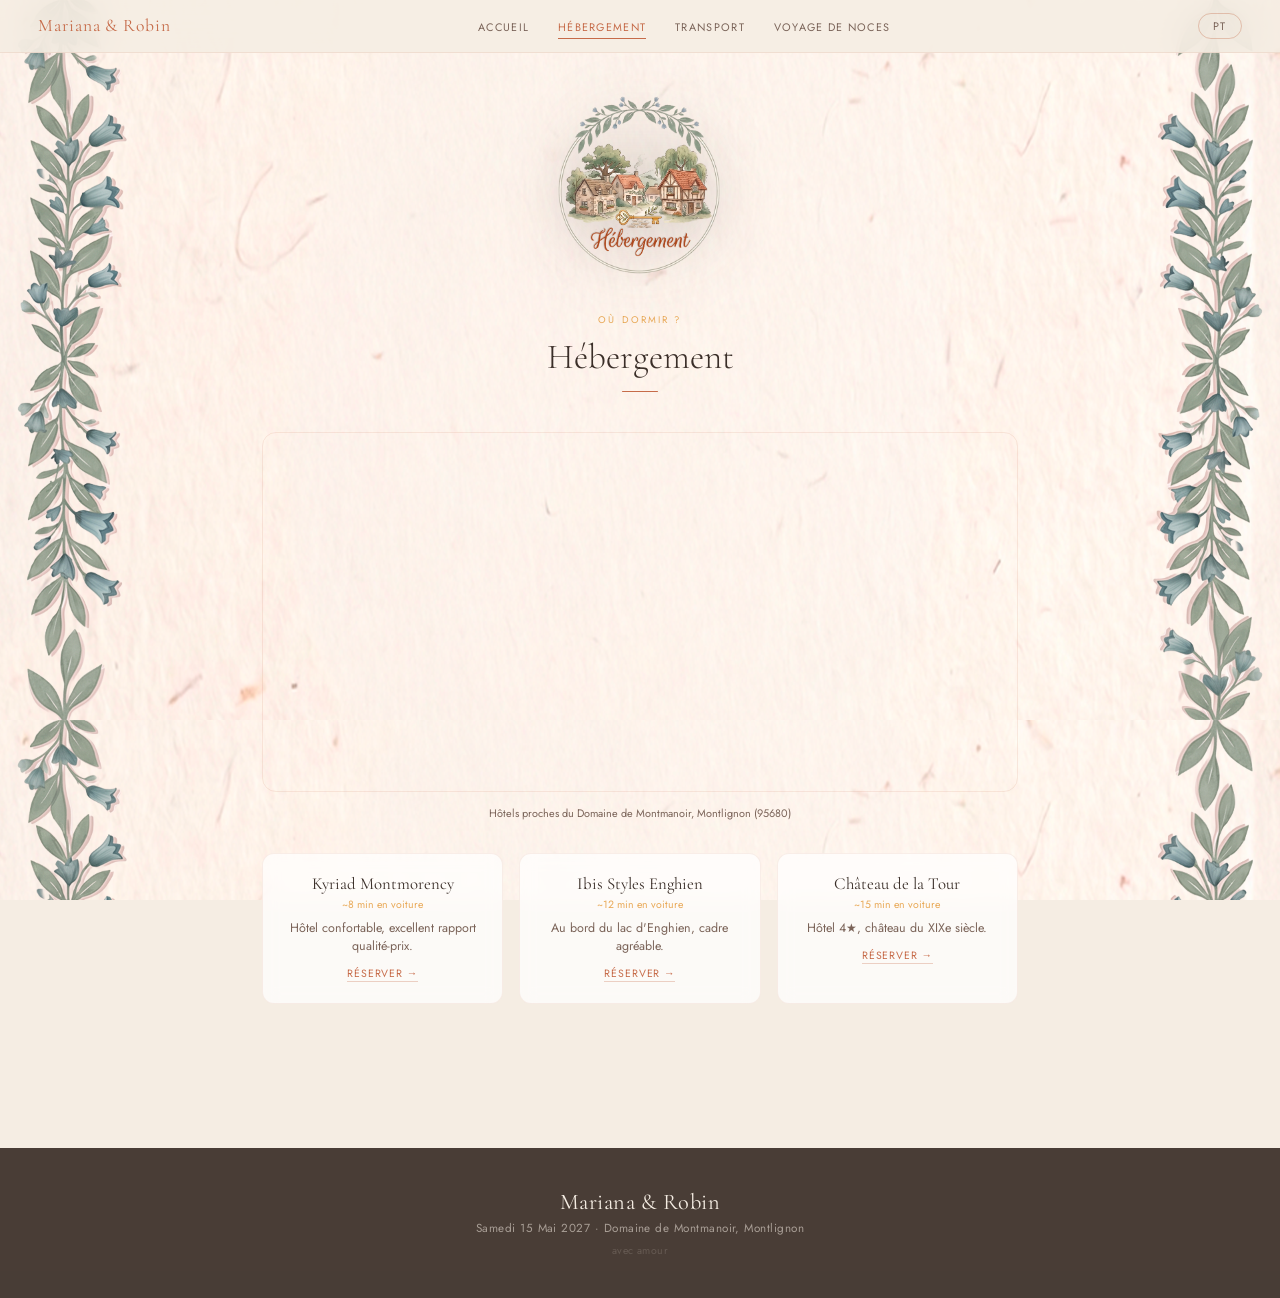
<file: fr/hebergement.html>
<!DOCTYPE html>
<html lang="fr">
<head>
<meta charset="UTF-8">
<meta name="viewport" content="width=device-width, initial-scale=1.0">
<meta name="referrer" content="strict-origin-when-cross-origin">
<meta name="description" content="Hébergements près du Domaine de Montmanoir pour le mariage de Mariana & Robin.">
<title>Mariana & Robin — Hébergement</title>
<link rel="preconnect" href="https://fonts.googleapis.com">
<link rel="preconnect" href="https://fonts.gstatic.com" crossorigin>
<link href="https://fonts.googleapis.com/css2?family=Cormorant+Garamond:ital,wght@0,300;0,400;0,600;1,300;1,400&family=Jost:wght@300;400;500&display=swap" rel="stylesheet">
<link rel="stylesheet" href="../css/site.css">
</head>
<body class="bg-site">

<nav>
  <a class="nav-brand" href="accueil.html">Mariana &amp; Robin</a>
  <ul class="nav-links">
    <li><a href="accueil.html">Accueil</a></li>
    <li><a href="hebergement.html">Hébergement</a></li>
    <li><a href="transport.html">Transport</a></li>
    <li><a href="voyage.html">Voyage de noces</a></li>
  </ul>
  <a class="btn-lang" href="../pt/hebergement.html" hreflang="pt">PT</a>
</nav>

<div class="main-content">
  <div class="inner-hero reveal-scale">
    <img src="../ASSET/illustrastion_hebergement_FR.png" alt="Hébergement">
  </div>

  <div class="inner-body">
    <span class="ey reveal">Où dormir ?</span>
    <h1 class="sec-h reveal">Hébergement</h1>
    <div class="rule reveal" aria-hidden="true"></div>

    <div class="map-box reveal">
      <iframe
        id="stay22-widget"
        title="Carte des hôtels près de Montlignon"
        width="100%"
        height="428"
        src="https://stay22.com/embed/69ff34c10282bfa2ca788903"
        loading="lazy"
        referrerpolicy="strict-origin-when-cross-origin"
        allow="geolocation"
        sandbox="allow-scripts allow-same-origin allow-popups allow-forms allow-popups-to-escape-sandbox"></iframe>
    </div>
    <p class="map-note reveal">Hôtels proches du Domaine de Montmanoir, Montlignon (95680)</p>

    <div class="hotel-grid">
      <div class="hotel reveal">
        <div class="h-n">Kyriad Montmorency</div>
        <div class="h-d">~8 min en voiture</div>
        <div class="h-i">Hôtel confortable, excellent rapport qualité-prix.</div>
        <a href="https://www.kyriad.com" target="_blank" rel="noopener noreferrer" class="h-a">Réserver →</a>
      </div>
      <div class="hotel reveal">
        <div class="h-n">Ibis Styles Enghien</div>
        <div class="h-d">~12 min en voiture</div>
        <div class="h-i">Au bord du lac d'Enghien, cadre agréable.</div>
        <a href="https://www.accor.com" target="_blank" rel="noopener noreferrer" class="h-a">Réserver →</a>
      </div>
      <div class="hotel reveal">
        <div class="h-n">Château de la Tour</div>
        <div class="h-d">~15 min en voiture</div>
        <div class="h-i">Hôtel 4★, château du XIXe siècle.</div>
        <a href="https://www.chateaudelatour.fr" target="_blank" rel="noopener noreferrer" class="h-a">Réserver →</a>
      </div>
    </div>
  </div>
</div>

<footer>
  <div class="fn">Mariana &amp; Robin</div>
  <p>Samedi 15 Mai 2027 · Domaine de Montmanoir, Montlignon</p>
  <p class="footer-heart">avec amour</p>
</footer>

<script type="module" src="https://cdn.landbot.io/landbot-3/landbot-3.0.0.mjs" crossorigin="anonymous"></script>
<script type="module">
  new Landbot.Livechat({
    configUrl: 'https://storage.googleapis.com/landbot.online/v3/H-3424089-JQLVC7HWA1J3TR3H/index.json',
  });
</script>
<script src="../js/site.js" defer></script>
</body>
</html>
</file>
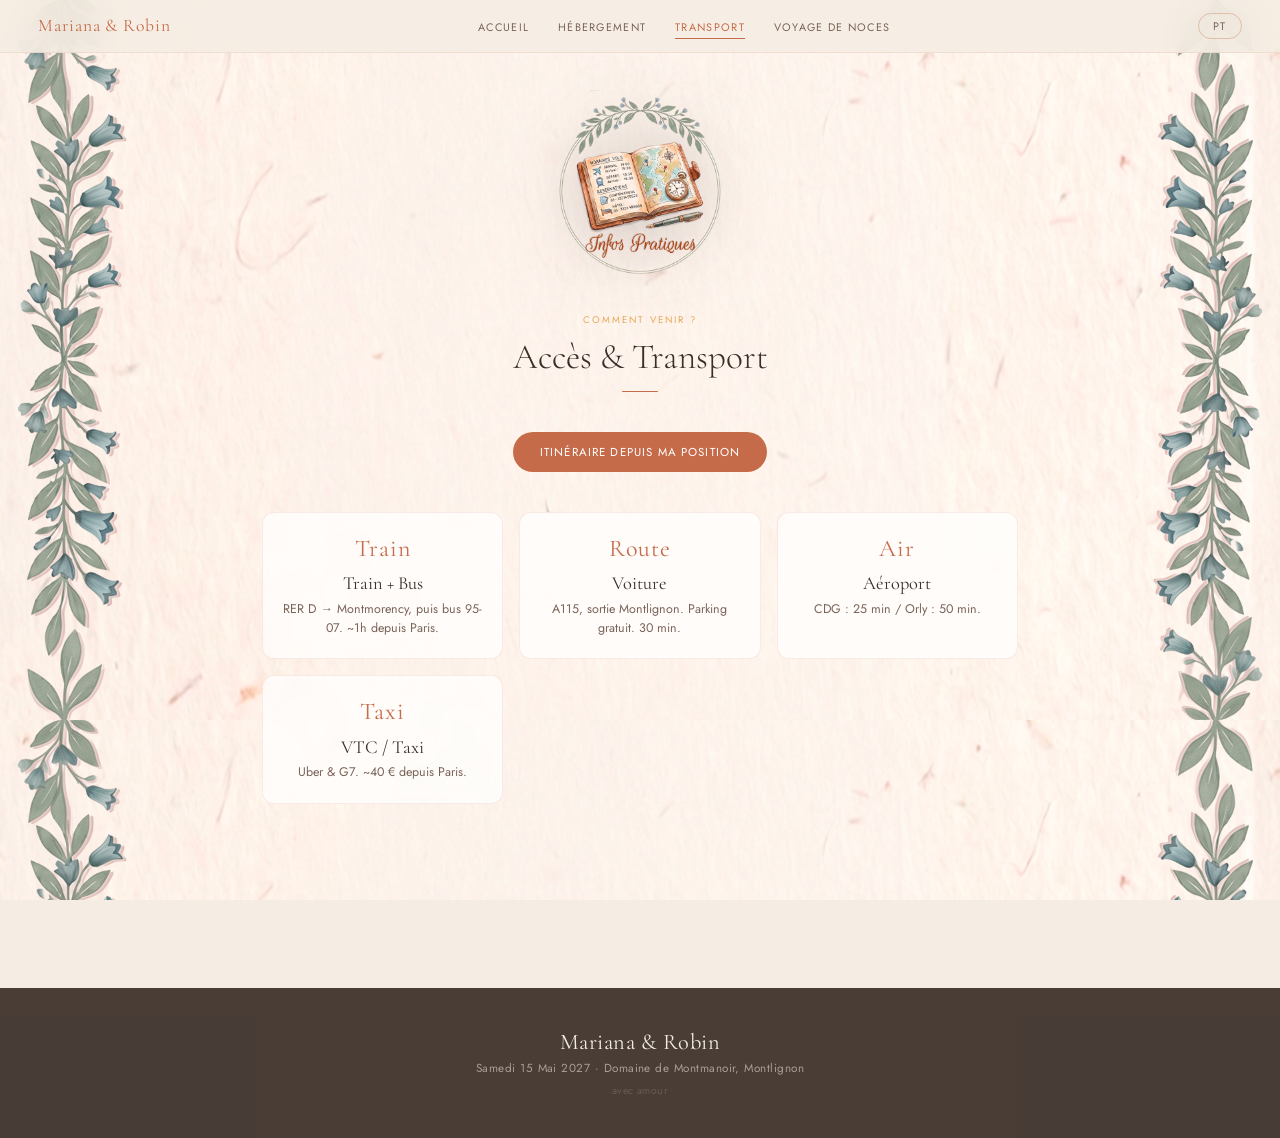
<file: fr/transport.html>
<!DOCTYPE html>
<html lang="fr">
<head>
<meta charset="UTF-8">
<meta name="viewport" content="width=device-width, initial-scale=1.0">
<meta name="referrer" content="strict-origin-when-cross-origin">
<meta name="description" content="Comment venir au Domaine de Montmanoir pour le mariage de Mariana & Robin.">
<title>Mariana & Robin — Accès & Transport</title>
<link rel="preconnect" href="https://fonts.googleapis.com">
<link rel="preconnect" href="https://fonts.gstatic.com" crossorigin>
<link href="https://fonts.googleapis.com/css2?family=Cormorant+Garamond:ital,wght@0,300;0,400;0,600;1,300;1,400&family=Jost:wght@300;400;500&display=swap" rel="stylesheet">
<link rel="stylesheet" href="../css/site.css">
</head>
<body class="bg-site">

<nav>
  <a class="nav-brand" href="accueil.html">Mariana &amp; Robin</a>
  <ul class="nav-links">
    <li><a href="accueil.html">Accueil</a></li>
    <li><a href="hebergement.html">Hébergement</a></li>
    <li><a href="transport.html">Transport</a></li>
    <li><a href="voyage.html">Voyage de noces</a></li>
  </ul>
  <a class="btn-lang" href="../pt/transport.html" hreflang="pt">PT</a>
</nav>

<div class="main-content">
  <div class="inner-hero reveal-scale">
    <img src="../ASSET/illustration_infos_FR.png" alt="Transport">
  </div>

  <div class="inner-body">
    <span class="ey reveal">Comment venir ?</span>
    <h1 class="sec-h reveal">Accès &amp; Transport</h1>
    <div class="rule reveal" aria-hidden="true"></div>

    <div class="btn-wrap reveal">
      <button type="button" class="btn-p" data-open-maps>Itinéraire depuis ma position</button>
    </div>

    <div class="trans-grid">
      <div class="trans reveal">
        <div class="tr-ico" aria-hidden="true">Train</div>
        <div class="tr-n">Train + Bus</div>
        <div class="tr-d">RER D → Montmorency, puis bus 95-07. ~1h depuis Paris.</div>
      </div>
      <div class="trans reveal">
        <div class="tr-ico" aria-hidden="true">Route</div>
        <div class="tr-n">Voiture</div>
        <div class="tr-d">A115, sortie Montlignon. Parking gratuit. 30 min.</div>
      </div>
      <div class="trans reveal">
        <div class="tr-ico" aria-hidden="true">Air</div>
        <div class="tr-n">Aéroport</div>
        <div class="tr-d">CDG : 25 min / Orly : 50 min.</div>
      </div>
      <div class="trans reveal">
        <div class="tr-ico" aria-hidden="true">Taxi</div>
        <div class="tr-n">VTC / Taxi</div>
        <div class="tr-d">Uber &amp; G7. ~40 € depuis Paris.</div>
      </div>
    </div>
  </div>
</div>

<footer>
  <div class="fn">Mariana &amp; Robin</div>
  <p>Samedi 15 Mai 2027 · Domaine de Montmanoir, Montlignon</p>
  <p class="footer-heart">avec amour</p>
</footer>

<script type="module" src="https://cdn.landbot.io/landbot-3/landbot-3.0.0.mjs" crossorigin="anonymous"></script>
<script type="module">
  new Landbot.Livechat({
    configUrl: 'https://storage.googleapis.com/landbot.online/v3/H-3424089-JQLVC7HWA1J3TR3H/index.json',
  });
</script>
<script src="../js/site.js" defer></script>
</body>
</html>
</file>
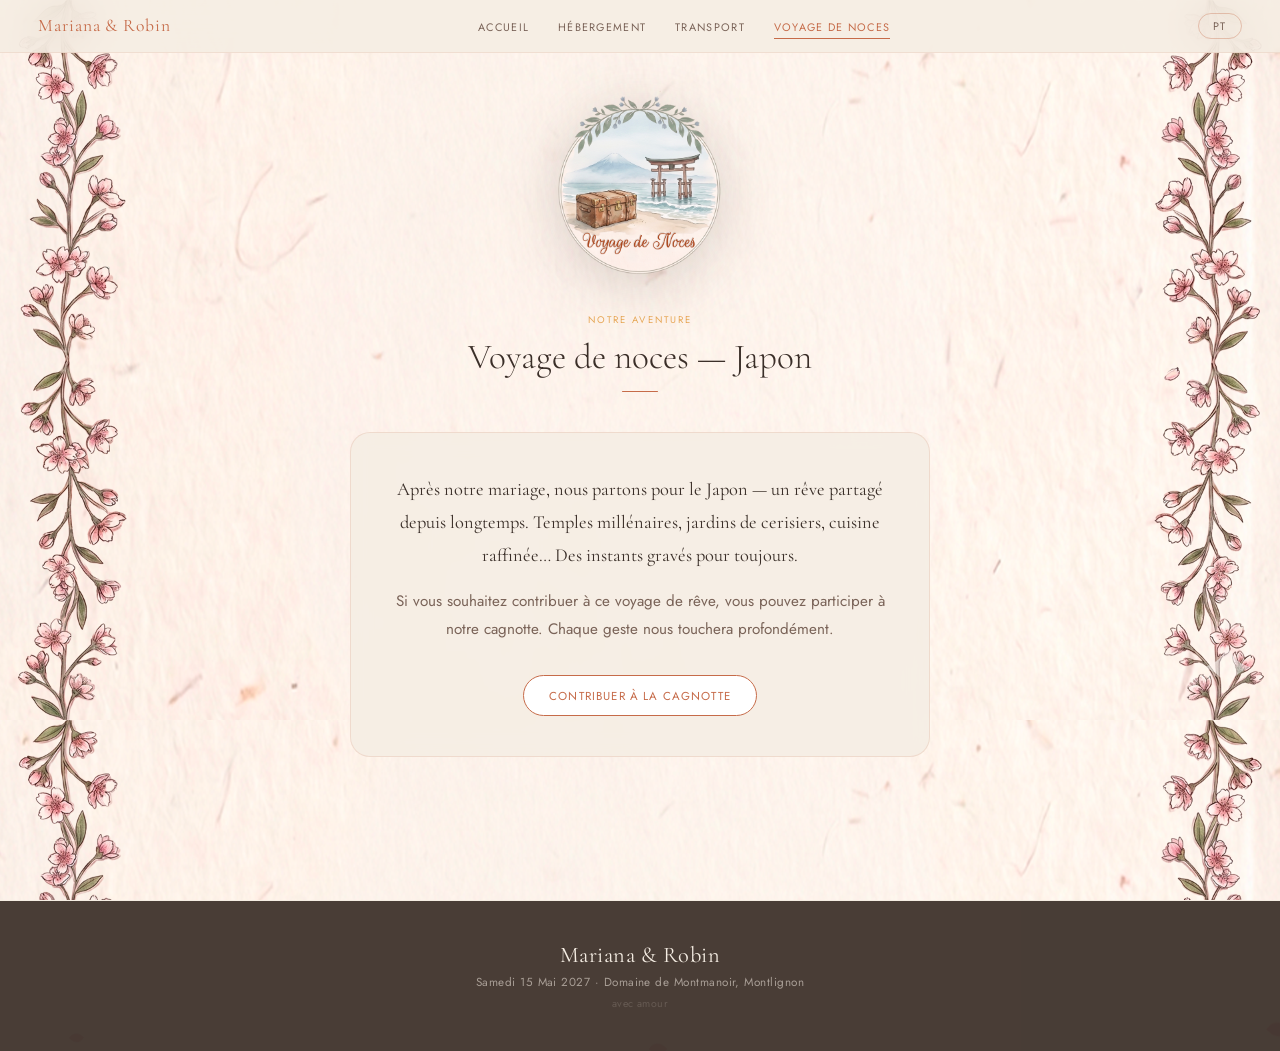
<file: fr/voyage.html>
<!DOCTYPE html>
<html lang="fr">
<head>
<meta charset="UTF-8">
<meta name="viewport" content="width=device-width, initial-scale=1.0">
<meta name="referrer" content="strict-origin-when-cross-origin">
<meta name="description" content="Voyage de noces au Japon — cagnotte Mariana & Robin.">
<title>Mariana & Robin — Voyage de Noces</title>
<link rel="preconnect" href="https://fonts.googleapis.com">
<link rel="preconnect" href="https://fonts.gstatic.com" crossorigin>
<link href="https://fonts.googleapis.com/css2?family=Cormorant+Garamond:ital,wght@0,300;0,400;0,600;1,300;1,400&family=Jost:wght@300;400;500&display=swap" rel="stylesheet">
<link rel="stylesheet" href="../css/site.css">
</head>
<body>

<div id="pg-voyage">
  <nav>
    <a class="nav-brand" href="accueil.html">Mariana &amp; Robin</a>
    <ul class="nav-links">
      <li><a href="accueil.html">Accueil</a></li>
      <li><a href="hebergement.html">Hébergement</a></li>
      <li><a href="transport.html">Transport</a></li>
      <li><a href="voyage.html">Voyage de noces</a></li>
    </ul>
    <a class="btn-lang" href="../pt/voyage.html" hreflang="pt">PT</a>
  </nav>

  <div class="inner-hero reveal-scale">
    <img src="../ASSET/illustration_noces_FR.png" alt="Voyage de Noces">
  </div>

  <div class="voyage-inner">
    <span class="ey reveal">Notre aventure</span>
    <h1 class="sec-h reveal">Voyage de noces — Japon</h1>
    <div class="rule reveal" aria-hidden="true"></div>

    <div class="voyage-text-box reveal">
      <p>Après notre mariage, nous partons pour le Japon — un rêve partagé depuis longtemps. Temples millénaires, jardins de cerisiers, cuisine raffinée… Des instants gravés pour toujours.</p>
      <p>Si vous souhaitez contribuer à ce voyage de rêve, vous pouvez participer à notre cagnotte. Chaque geste nous touchera profondément.</p>
      <a href="https://www.millemercismariage.com/marianarobin/liste.html" class="btn-cag" target="_blank" rel="noopener">Contribuer à la cagnotte</a>
    </div>
  </div>

  <footer>
    <div class="fn">Mariana &amp; Robin</div>
    <p>Samedi 15 Mai 2027 · Domaine de Montmanoir, Montlignon</p>
    <p class="footer-heart">avec amour</p>
  </footer>
</div>

<script type="module" src="https://cdn.landbot.io/landbot-3/landbot-3.0.0.mjs" crossorigin="anonymous"></script>
<script type="module">
  new Landbot.Livechat({
    configUrl: 'https://storage.googleapis.com/landbot.online/v3/H-3424089-JQLVC7HWA1J3TR3H/index.json',
  });
</script>
<script src="../js/site.js" defer></script>
</body>
</html>
</file>
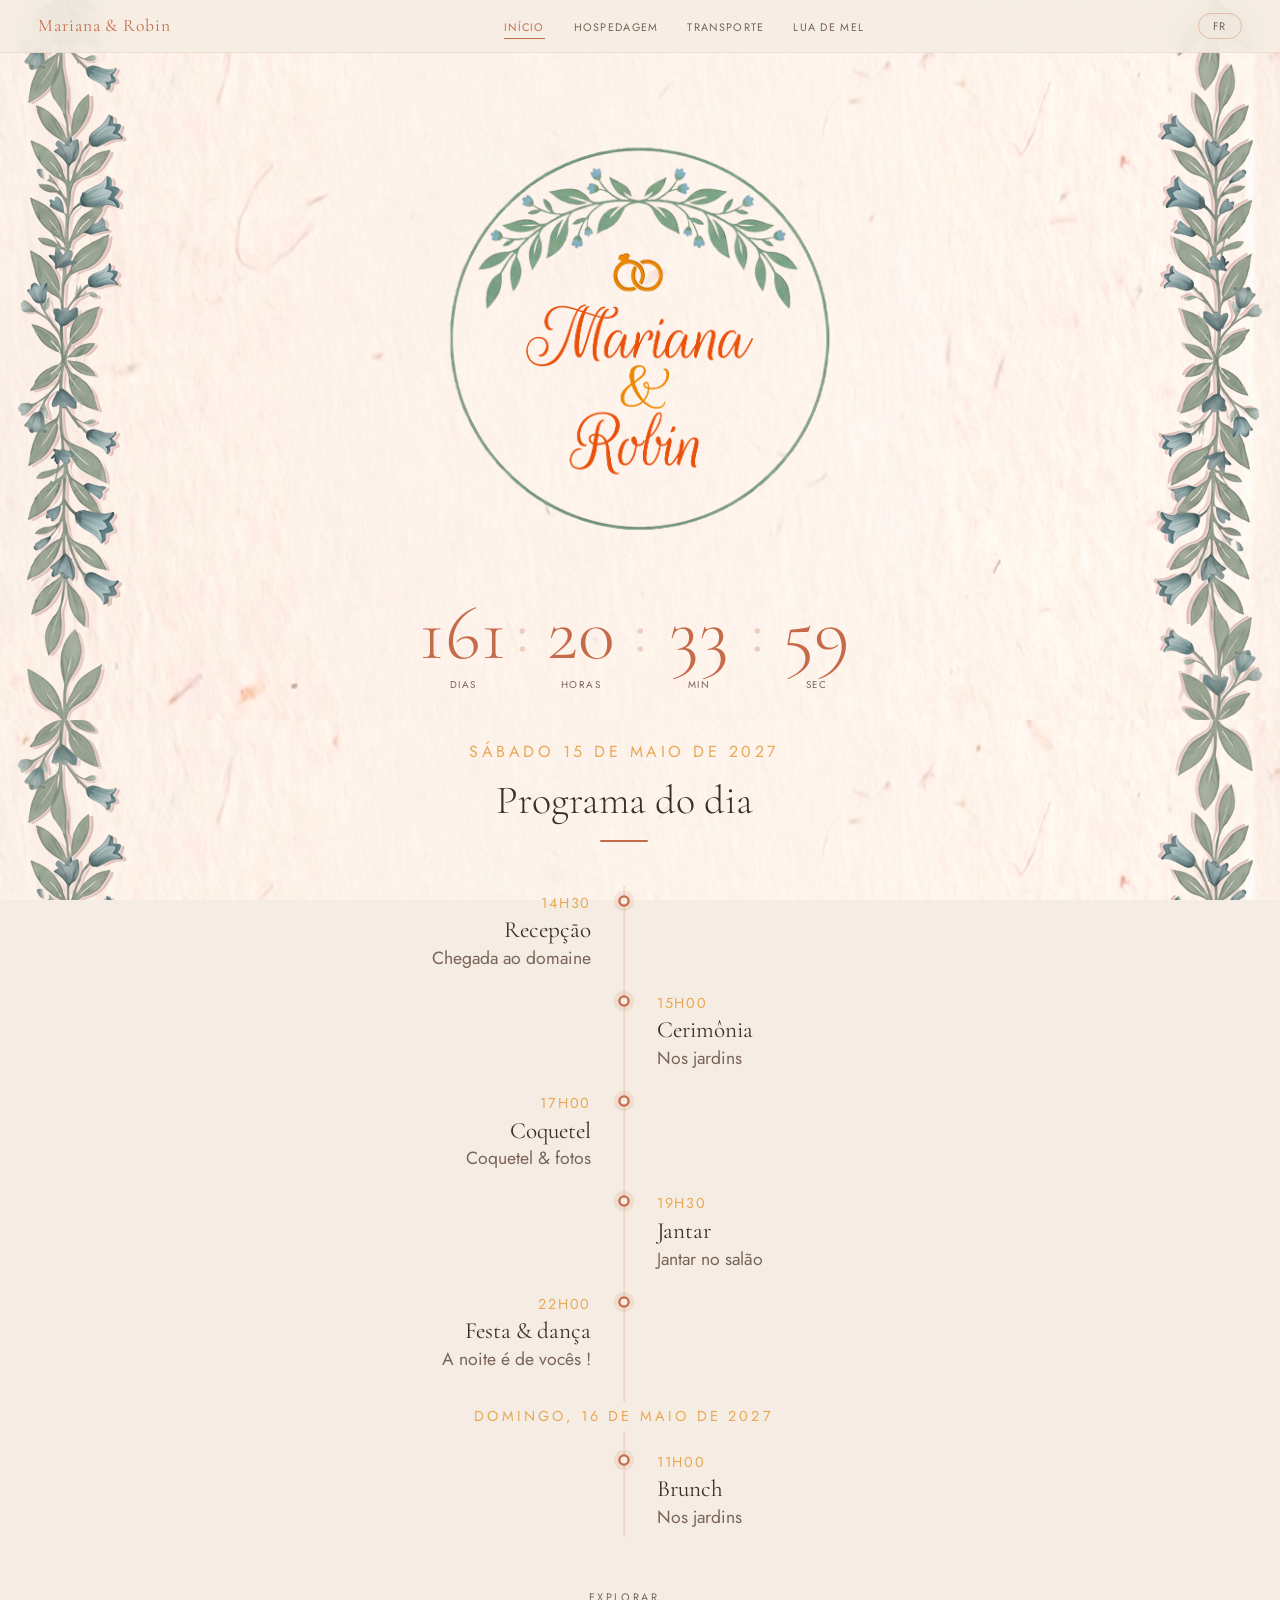
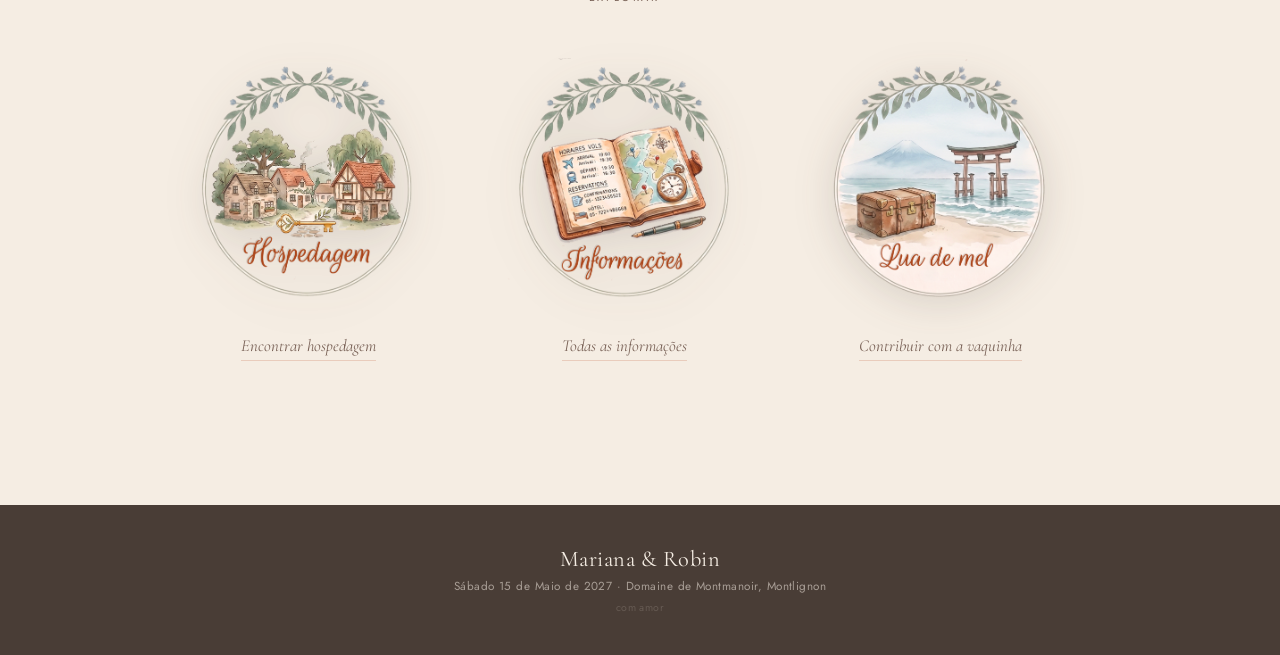
<file: pt/accueil.html>
<!DOCTYPE html>
<html lang="pt">
<head>
<meta charset="UTF-8">
<meta name="viewport" content="width=device-width, initial-scale=1.0">
<meta name="referrer" content="strict-origin-when-cross-origin">
<meta name="description" content="Mariana & Robin — início, programa e informações do casamento em 15 de maio de 2027.">
<title>Mariana & Robin — Início</title>
<link rel="preconnect" href="https://fonts.googleapis.com">
<link rel="preconnect" href="https://fonts.gstatic.com" crossorigin>
<link href="https://fonts.googleapis.com/css2?family=Cormorant+Garamond:ital,wght@0,300;0,400;0,600;1,300;1,400&family=Jost:wght@300;400;500&display=swap" rel="stylesheet">
<link rel="stylesheet" href="../css/site.css">
</head>
<body class="bg-site">

<nav>
  <a class="nav-brand" href="accueil.html">Mariana &amp; Robin</a>
  <ul class="nav-links">
    <li><a href="accueil.html">Início</a></li>
    <li><a href="hebergement.html">Hospedagem</a></li>
    <li><a href="transport.html">Transporte</a></li>
    <li><a href="voyage.html">Lua de mel</a></li>
  </ul>
  <a class="btn-lang" href="../fr/accueil.html" hreflang="fr">FR</a>
</nav>

<div class="main-content">
  <div class="home-inner">
    <div class="home-banner reveal-scale">
      <img src="../ASSET/LOGO_MARIAGE_SANSDATE.png" alt="Mariana &amp; Robin">
    </div>

    <div class="cd-wrap reveal" style="transition-delay:.12s">
      <div class="cd-col"><span class="cd-n" id="cd-d">—</span><span class="cd-l">dias</span></div>
      <div class="cd-sep" aria-hidden="true">:</div>
      <div class="cd-col"><span class="cd-n" id="cd-h">—</span><span class="cd-l">horas</span></div>
      <div class="cd-sep" aria-hidden="true">:</div>
      <div class="cd-col"><span class="cd-n" id="cd-m">—</span><span class="cd-l">min</span></div>
      <div class="cd-sep" aria-hidden="true">:</div>
      <div class="cd-col"><span class="cd-n" id="cd-s">—</span><span class="cd-l">sec</span></div>
    </div>

    <div class="prog-wrap">
      <div class="prog-ey reveal">Sábado 15 de maio de 2027</div>
      <h1 class="prog-h reveal">Programa do dia</h1>
      <div class="prog-rule reveal" aria-hidden="true"></div>

      <div class="tl" role="list">
        <div class="tl-row" role="listitem"><div class="tl-l"><div class="tl-time">14h30</div><div class="tl-ev">Recepção</div><div class="tl-ds">Chegada ao domaine</div></div><div class="tl-dw"><div class="tl-d" aria-hidden="true"></div></div><div class="tl-r"></div></div>
        <div class="tl-row" role="listitem"><div class="tl-l"></div><div class="tl-dw"><div class="tl-d" aria-hidden="true"></div></div><div class="tl-r"><div class="tl-time">15h00</div><div class="tl-ev">Cerimônia</div><div class="tl-ds">Nos jardins</div></div></div>
        <div class="tl-row" role="listitem"><div class="tl-l"><div class="tl-time">17h00</div><div class="tl-ev">Coquetel</div><div class="tl-ds">Coquetel &amp; fotos</div></div><div class="tl-dw"><div class="tl-d" aria-hidden="true"></div></div><div class="tl-r"></div></div>
        <div class="tl-row" role="listitem"><div class="tl-l"></div><div class="tl-dw"><div class="tl-d" aria-hidden="true"></div></div><div class="tl-r"><div class="tl-time">19h30</div><div class="tl-ev">Jantar</div><div class="tl-ds">Jantar no salão</div></div></div>
        <div class="tl-row" role="listitem"><div class="tl-l"><div class="tl-time">22h00</div><div class="tl-ev">Festa &amp; dança</div><div class="tl-ds">A noite é de vocês !</div></div><div class="tl-dw"><div class="tl-d" aria-hidden="true"></div></div><div class="tl-r"></div></div>
        <div class="tl-day" role="presentation"><span>Domingo, 16 de maio de 2027</span></div>
        <div class="tl-row" role="listitem"><div class="tl-l"></div><div class="tl-dw"><div class="tl-d" aria-hidden="true"></div></div><div class="tl-r"><div class="tl-time">11h00</div><div class="tl-ev">Brunch</div><div class="tl-ds">Nos jardins</div></div></div>
      </div>

      <div class="cards-wrap">
        <div class="cards-ey reveal">Explorar</div>
        <div class="cards-grid">
          <a class="card reveal" href="hebergement.html">
            <div class="card-fig"><img src="../ASSET/illustrastion_hebergement_PT.png" alt=""></div>
            <span class="card-lbl">Encontrar hospedagem</span>
          </a>
          <a class="card reveal" href="transport.html">
            <div class="card-fig"><img src="../ASSET/illustration_infos_PT.png" alt=""></div>
            <span class="card-lbl">Todas as informações</span>
          </a>
          <a class="card reveal" href="voyage.html">
            <div class="card-fig"><img src="../ASSET/illustration_noces_PT.png" alt=""></div>
            <span class="card-lbl">Contribuir com a vaquinha</span>
          </a>
        </div>
      </div>
    </div>
  </div>
</div>

<footer>
  <div class="fn">Mariana &amp; Robin</div>
  <p>Sábado 15 de Maio de 2027 · Domaine de Montmanoir, Montlignon</p>
  <p class="footer-heart">com amor</p>
</footer>

<script type="module" src="https://cdn.landbot.io/landbot-3/landbot-3.0.0.mjs" crossorigin="anonymous"></script>
<script type="module">
  new Landbot.Livechat({
    configUrl: 'https://storage.googleapis.com/landbot.online/v3/H-3424651-EHSQTFGAZJCVYO7L/index.json',
  });
</script>
<script src="../js/site.js" defer></script>
</body>
</html>
</file>
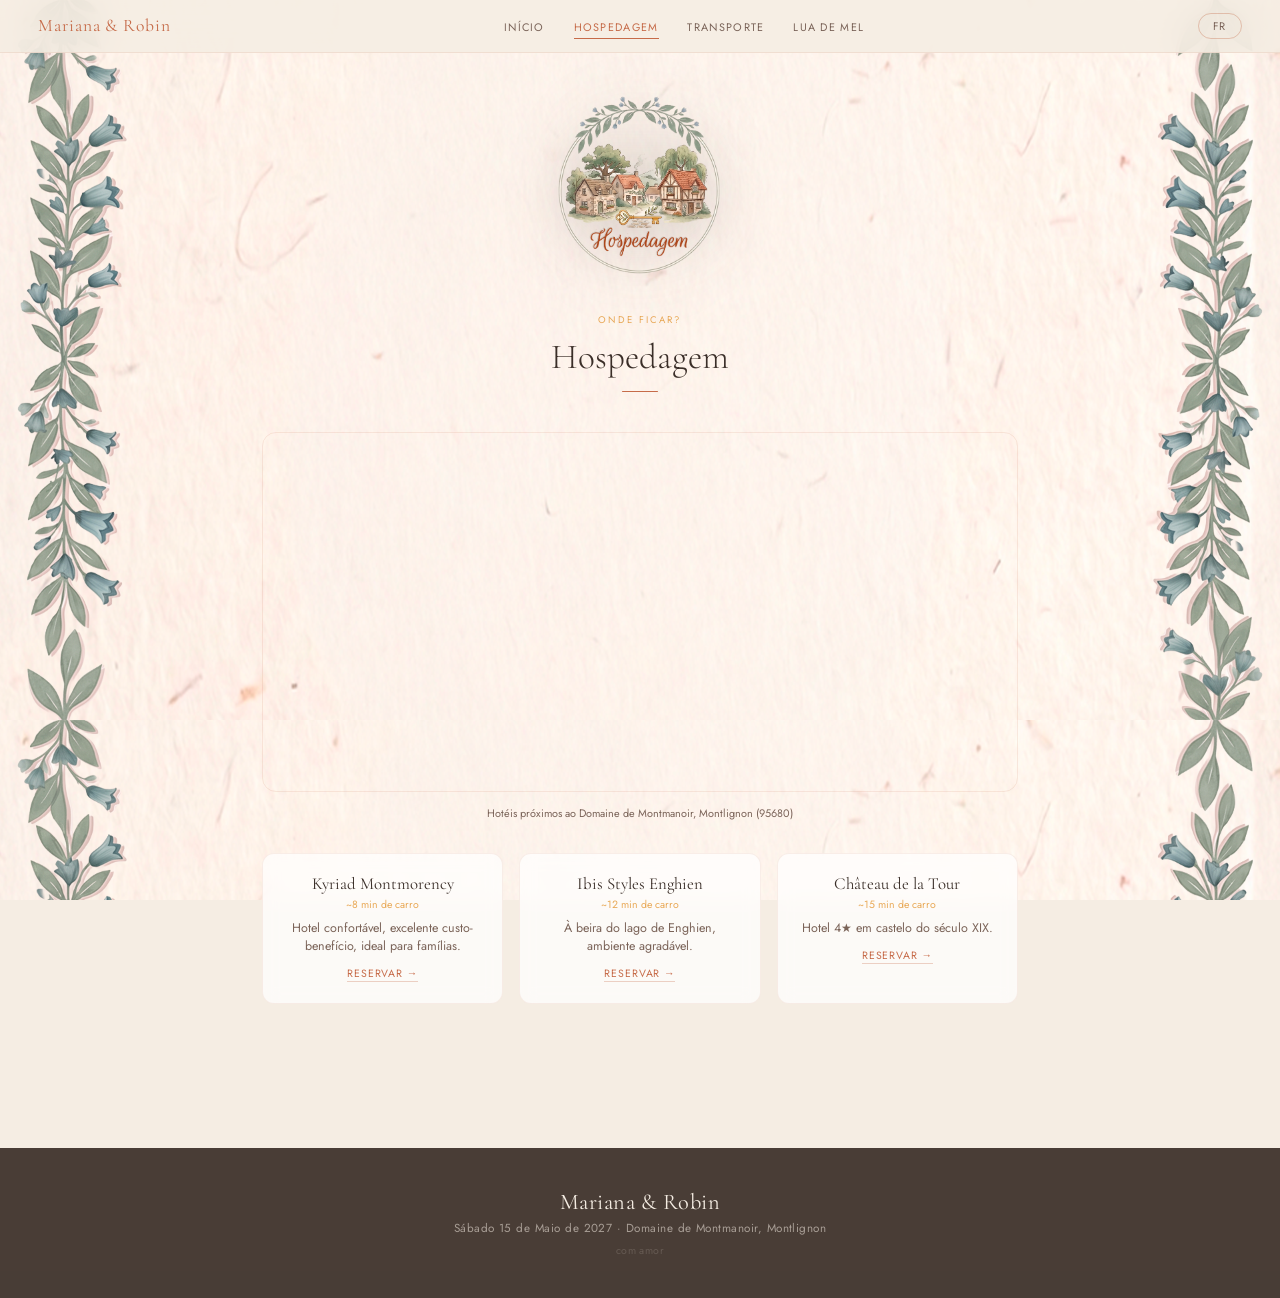
<file: pt/hebergement.html>
<!DOCTYPE html>
<html lang="pt">
<head>
<meta charset="UTF-8">
<meta name="viewport" content="width=device-width, initial-scale=1.0">
<meta name="referrer" content="strict-origin-when-cross-origin">
<meta name="description" content="Hospedagens perto do Domaine de Montmanoir para o casamento de Mariana & Robin.">
<title>Mariana & Robin — Hospedagem</title>
<link rel="preconnect" href="https://fonts.googleapis.com">
<link rel="preconnect" href="https://fonts.gstatic.com" crossorigin>
<link href="https://fonts.googleapis.com/css2?family=Cormorant+Garamond:ital,wght@0,300;0,400;0,600;1,300;1,400&family=Jost:wght@300;400;500&display=swap" rel="stylesheet">
<link rel="stylesheet" href="../css/site.css">
</head>
<body class="bg-site">

<nav>
  <a class="nav-brand" href="accueil.html">Mariana &amp; Robin</a>
  <ul class="nav-links">
    <li><a href="accueil.html">Início</a></li>
    <li><a href="hebergement.html">Hospedagem</a></li>
    <li><a href="transport.html">Transporte</a></li>
    <li><a href="voyage.html">Lua de mel</a></li>
  </ul>
  <a class="btn-lang" href="../fr/hebergement.html" hreflang="fr">FR</a>
</nav>

<div class="main-content">
  <div class="inner-hero reveal-scale">
    <img src="../ASSET/illustrastion_hebergement_PT.png" alt="Hospedagem">
  </div>

  <div class="inner-body">
    <span class="ey reveal">Onde ficar?</span>
    <h1 class="sec-h reveal">Hospedagem</h1>
    <div class="rule reveal" aria-hidden="true"></div>

    <div class="map-box reveal">
      <iframe
        id="stay22-widget"
        title="Mapa de hotéis perto de Montlignon"
        width="100%"
        height="428"
        src="https://stay22.com/embed/69ff34c10282bfa2ca788903"
        loading="lazy"
        referrerpolicy="strict-origin-when-cross-origin"
        allow="geolocation"
        sandbox="allow-scripts allow-same-origin allow-popups allow-forms allow-popups-to-escape-sandbox"></iframe>
    </div>
    <p class="map-note reveal">Hotéis próximos ao Domaine de Montmanoir, Montlignon (95680)</p>

    <div class="hotel-grid">
      <div class="hotel reveal">
        <div class="h-n">Kyriad Montmorency</div>
        <div class="h-d">~8 min de carro</div>
        <div class="h-i">Hotel confortável, excelente custo-benefício, ideal para famílias.</div>
        <a href="https://www.kyriad.com" target="_blank" rel="noopener noreferrer" class="h-a">Reservar →</a>
      </div>
      <div class="hotel reveal">
        <div class="h-n">Ibis Styles Enghien</div>
        <div class="h-d">~12 min de carro</div>
        <div class="h-i">À beira do lago de Enghien, ambiente agradável.</div>
        <a href="https://www.accor.com" target="_blank" rel="noopener noreferrer" class="h-a">Reservar →</a>
      </div>
      <div class="hotel reveal">
        <div class="h-n">Château de la Tour</div>
        <div class="h-d">~15 min de carro</div>
        <div class="h-i">Hotel 4★ em castelo do século XIX.</div>
        <a href="https://www.chateaudelatour.fr" target="_blank" rel="noopener noreferrer" class="h-a">Reservar →</a>
      </div>
    </div>
  </div>
</div>

<footer>
  <div class="fn">Mariana &amp; Robin</div>
  <p>Sábado 15 de Maio de 2027 · Domaine de Montmanoir, Montlignon</p>
  <p class="footer-heart">com amor</p>
</footer>

<script type="module" src="https://cdn.landbot.io/landbot-3/landbot-3.0.0.mjs" crossorigin="anonymous"></script>
<script type="module">
  new Landbot.Livechat({
    configUrl: 'https://storage.googleapis.com/landbot.online/v3/H-3424651-EHSQTFGAZJCVYO7L/index.json',
  });
</script>
<script src="../js/site.js" defer></script>
</body>
</html>
</file>
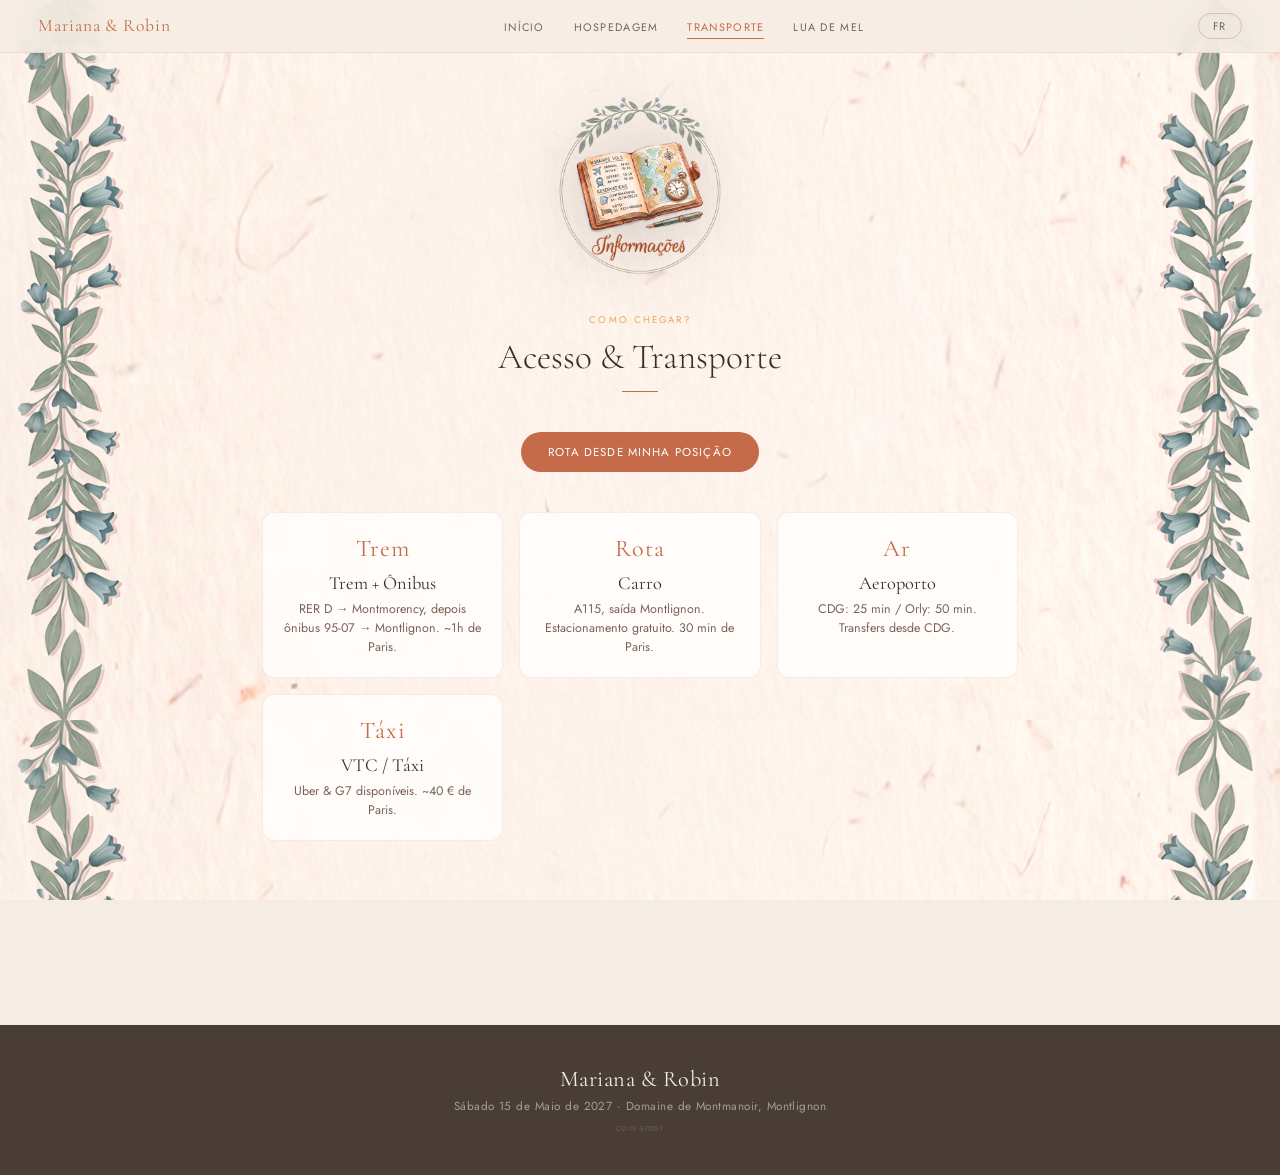
<file: pt/transport.html>
<!DOCTYPE html>
<html lang="pt">
<head>
<meta charset="UTF-8">
<meta name="viewport" content="width=device-width, initial-scale=1.0">
<meta name="referrer" content="strict-origin-when-cross-origin">
<meta name="description" content="Como chegar ao Domaine de Montmanoir para o casamento de Mariana & Robin.">
<title>Mariana & Robin — Acesso & Transporte</title>
<link rel="preconnect" href="https://fonts.googleapis.com">
<link rel="preconnect" href="https://fonts.gstatic.com" crossorigin>
<link href="https://fonts.googleapis.com/css2?family=Cormorant+Garamond:ital,wght@0,300;0,400;0,600;1,300;1,400&family=Jost:wght@300;400;500&display=swap" rel="stylesheet">
<link rel="stylesheet" href="../css/site.css">
</head>
<body class="bg-site">

<nav>
  <a class="nav-brand" href="accueil.html">Mariana &amp; Robin</a>
  <ul class="nav-links">
    <li><a href="accueil.html">Início</a></li>
    <li><a href="hebergement.html">Hospedagem</a></li>
    <li><a href="transport.html">Transporte</a></li>
    <li><a href="voyage.html">Lua de mel</a></li>
  </ul>
  <a class="btn-lang" href="../fr/transport.html" hreflang="fr">FR</a>
</nav>

<div class="main-content">
  <div class="inner-hero reveal-scale">
    <img src="../ASSET/illustration_infos_PT.png" alt="Transporte">
  </div>

  <div class="inner-body">
    <span class="ey reveal">Como chegar?</span>
    <h1 class="sec-h reveal">Acesso &amp; Transporte</h1>
    <div class="rule reveal" aria-hidden="true"></div>

    <div class="btn-wrap reveal">
      <button type="button" class="btn-p" data-open-maps>Rota desde minha posição</button>
    </div>

    <div class="trans-grid">
      <div class="trans reveal">
        <div class="tr-ico" aria-hidden="true">Trem</div>
        <div class="tr-n">Trem + Ônibus</div>
        <div class="tr-d">RER D → Montmorency, depois ônibus 95-07 → Montlignon. ~1h de Paris.</div>
      </div>
      <div class="trans reveal">
        <div class="tr-ico" aria-hidden="true">Rota</div>
        <div class="tr-n">Carro</div>
        <div class="tr-d">A115, saída Montlignon. Estacionamento gratuito. 30 min de Paris.</div>
      </div>
      <div class="trans reveal">
        <div class="tr-ico" aria-hidden="true">Ar</div>
        <div class="tr-n">Aeroporto</div>
        <div class="tr-d">CDG: 25 min / Orly: 50 min. Transfers desde CDG.</div>
      </div>
      <div class="trans reveal">
        <div class="tr-ico" aria-hidden="true">Táxi</div>
        <div class="tr-n">VTC / Táxi</div>
        <div class="tr-d">Uber &amp; G7 disponíveis. ~40 € de Paris.</div>
      </div>
    </div>
  </div>
</div>

<footer>
  <div class="fn">Mariana &amp; Robin</div>
  <p>Sábado 15 de Maio de 2027 · Domaine de Montmanoir, Montlignon</p>
  <p class="footer-heart">com amor</p>
</footer>

<script type="module" src="https://cdn.landbot.io/landbot-3/landbot-3.0.0.mjs" crossorigin="anonymous"></script>
<script type="module">
  new Landbot.Livechat({
    configUrl: 'https://storage.googleapis.com/landbot.online/v3/H-3424651-EHSQTFGAZJCVYO7L/index.json',
  });
</script>
<script src="../js/site.js" defer></script>
</body>
</html>
</file>
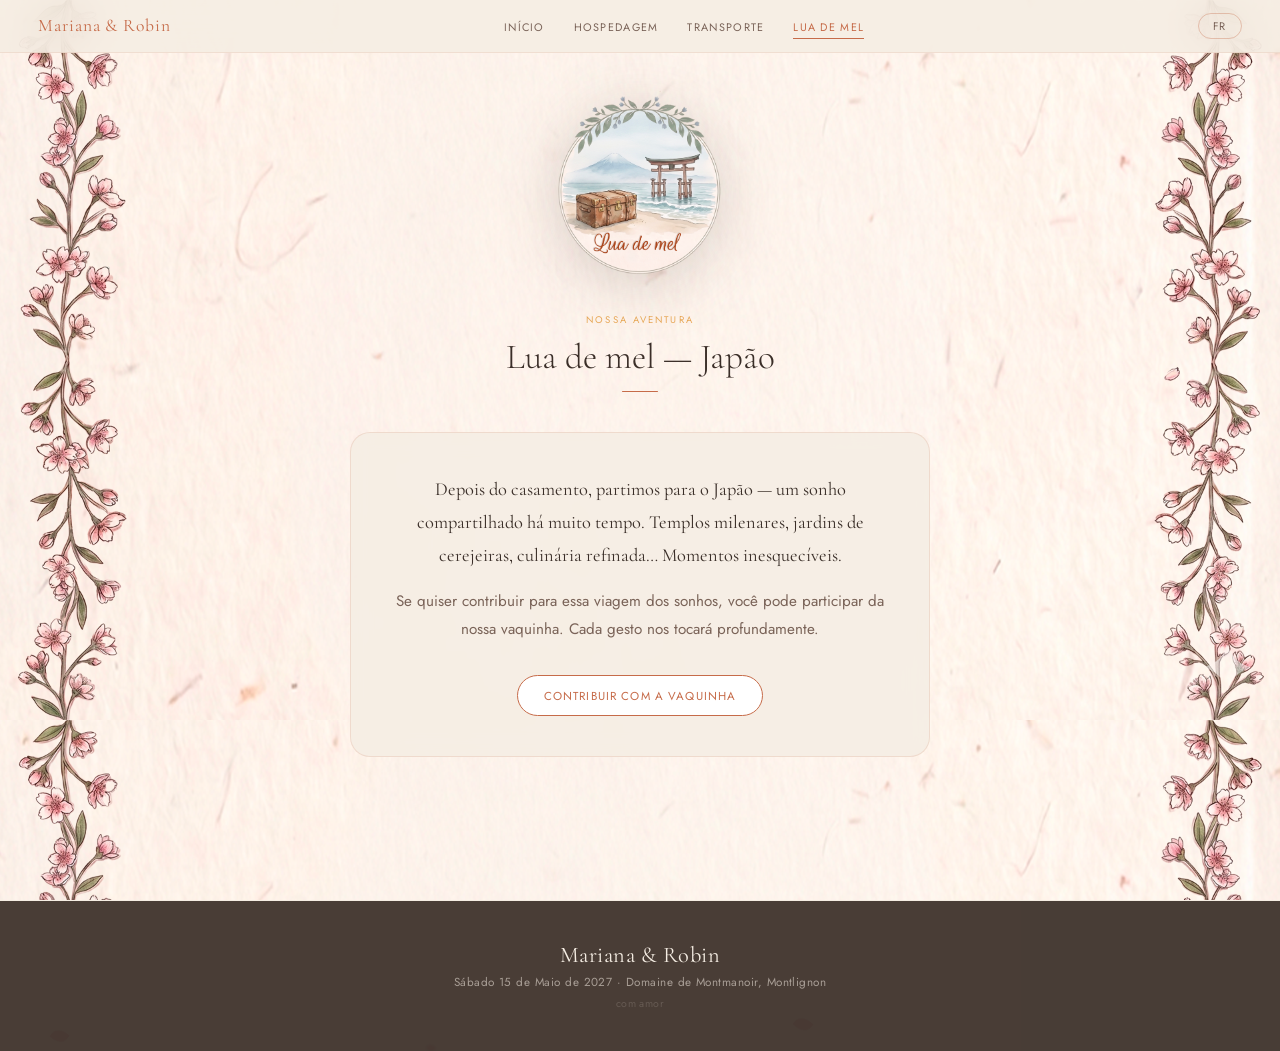
<file: pt/voyage.html>
<!DOCTYPE html>
<html lang="pt">
<head>
<meta charset="UTF-8">
<meta name="viewport" content="width=device-width, initial-scale=1.0">
<meta name="referrer" content="strict-origin-when-cross-origin">
<meta name="description" content="Lua de mel no Japão — vaquinha Mariana & Robin.">
<title>Mariana & Robin — Lua de Mel</title>
<link rel="preconnect" href="https://fonts.googleapis.com">
<link rel="preconnect" href="https://fonts.gstatic.com" crossorigin>
<link href="https://fonts.googleapis.com/css2?family=Cormorant+Garamond:ital,wght@0,300;0,400;0,600;1,300;1,400&family=Jost:wght@300;400;500&display=swap" rel="stylesheet">
<link rel="stylesheet" href="../css/site.css">
</head>
<body>

<div id="pg-voyage">
  <nav>
    <a class="nav-brand" href="accueil.html">Mariana &amp; Robin</a>
    <ul class="nav-links">
      <li><a href="accueil.html">Início</a></li>
      <li><a href="hebergement.html">Hospedagem</a></li>
      <li><a href="transport.html">Transporte</a></li>
      <li><a href="voyage.html">Lua de mel</a></li>
    </ul>
    <a class="btn-lang" href="../fr/voyage.html" hreflang="fr">FR</a>
  </nav>

  <div class="inner-hero reveal-scale">
    <img src="../ASSET/illustration_noces_PT.png" alt="Lua de Mel">
  </div>

  <div class="voyage-inner">
    <span class="ey reveal">Nossa aventura</span>
    <h1 class="sec-h reveal">Lua de mel — Japão</h1>
    <div class="rule reveal" aria-hidden="true"></div>

    <div class="voyage-text-box reveal">
      <p>Depois do casamento, partimos para o Japão — um sonho compartilhado há muito tempo. Templos milenares, jardins de cerejeiras, culinária refinada… Momentos inesquecíveis.</p>
      <p>Se quiser contribuir para essa viagem dos sonhos, você pode participar da nossa vaquinha. Cada gesto nos tocará profundamente.</p>
      <a href="https://www.millemercismariage.com/marianarobin/liste.html" class="btn-cag" target="_blank" rel="noopener">Contribuir com a vaquinha</a>
    </div>
  </div>

  <footer>
    <div class="fn">Mariana &amp; Robin</div>
    <p>Sábado 15 de Maio de 2027 · Domaine de Montmanoir, Montlignon</p>
    <p class="footer-heart">com amor</p>
  </footer>
</div>

<script type="module" src="https://cdn.landbot.io/landbot-3/landbot-3.0.0.mjs" crossorigin="anonymous"></script>
<script type="module">
  new Landbot.Livechat({
    configUrl: 'https://storage.googleapis.com/landbot.online/v3/H-3424651-EHSQTFGAZJCVYO7L/index.json',
  });
</script>
<script src="../js/site.js" defer></script>
</body>
</html>
</file>
<file: css/site.css>
/* Mariana & Robin — styles partagés */
*, *::before, *::after { margin: 0; padding: 0; box-sizing: border-box; }

img {
  max-width: 100%;
  height: auto;
  object-fit: contain;
  display: block;
}

:root {
  --tc: #C66B49;
  --am: #E8A856;
  --cr: #f5ede3;
  --dk: #3a2e28;
  --md: #7a6358;
  --glass: rgba(245, 237, 227, 0.88);
  --ease-out: cubic-bezier(0.22, 1, 0.36, 1);
  --ease-soft: cubic-bezier(0.4, 0, 0.2, 1);
}

html { scroll-behavior: smooth; }

body {
  font-family: 'Jost', sans-serif;
  color: var(--dk);
  overflow-x: hidden;
  background-color: var(--cr);
}

body.bg-site::before {
  content: '';
  position: fixed;
  inset: 0;
  z-index: -1;
  background-image: url("../ASSET/FOND SITE HTML.png");
  background-repeat: repeat-y;
  background-size: 100% auto;
  background-position: top center;
}

/* ── Nav ── */
nav {
  position: fixed;
  top: 0; left: 0; right: 0;
  z-index: 500;
  padding: 0.8rem 2.4rem;
  display: flex;
  align-items: center;
  justify-content: space-between;
  gap: 1rem;
  background: var(--glass);
  backdrop-filter: blur(18px);
  -webkit-backdrop-filter: blur(18px);
  border-bottom: 1px solid rgba(198, 107, 73, 0.12);
  transition: background 0.35s var(--ease-soft), box-shadow 0.35s var(--ease-soft);
}

nav.is-scrolled {
  background: rgba(245, 237, 227, 0.96);
  box-shadow: 0 1px 0 rgba(198, 107, 73, 0.08);
}

.nav-brand {
  font-family: 'Cormorant Garamond', serif;
  font-size: 1.1rem;
  color: var(--tc);
  letter-spacing: 0.05em;
  white-space: nowrap;
  text-decoration: none;
}

.nav-links {
  display: flex;
  gap: 1.8rem;
  list-style: none;
  flex-shrink: 1;
}

.nav-links a {
  position: relative;
  font-size: 0.68rem;
  letter-spacing: 0.12em;
  text-transform: uppercase;
  color: var(--md);
  text-decoration: none;
  white-space: nowrap;
  transition: color 0.25s var(--ease-soft);
}

.nav-links a::after {
  content: '';
  position: absolute;
  left: 0; right: 0; bottom: -4px;
  height: 1px;
  background: var(--tc);
  transform: scaleX(0);
  transform-origin: center;
  transition: transform 0.35s var(--ease-out);
}

.nav-links a:hover,
.nav-links a[aria-current="page"] { color: var(--tc); }

.nav-links a:hover::after,
.nav-links a[aria-current="page"]::after { transform: scaleX(1); }

.btn-lang {
  background: none;
  border: 1px solid rgba(198, 107, 73, 0.35);
  border-radius: 30px;
  padding: 0.26rem 0.9rem;
  font-size: 0.68rem;
  letter-spacing: 0.1em;
  color: var(--md);
  cursor: pointer;
  font-family: 'Jost', sans-serif;
  text-decoration: none;
  flex-shrink: 0;
  white-space: nowrap;
  transition: background 0.25s, color 0.25s, border-color 0.25s, transform 0.25s var(--ease-out);
}

.btn-lang:hover {
  background: var(--tc);
  color: #fff;
  border-color: var(--tc);
  transform: translateY(-1px);
}

/* ── Shared layout ── */
.main-content {
  padding-top: 90px;
  min-height: 100vh;
}

.inner-hero {
  display: flex;
  justify-content: center;
  padding: 0 2rem;
  width: min(250px, 40vw);
  margin: 0 auto 1.5rem;
  position: relative;
  z-index: 2;
}

.inner-hero img {
  width: 100%;
  display: block;
  filter: drop-shadow(0 8px 30px rgba(58, 46, 40, 0.2));
}

.inner-body {
  max-width: 820px;
  margin: 0 auto;
  padding: 0.5rem 2rem 5rem;
  text-align: center;
}

.ey {
  font-size: 0.6rem;
  letter-spacing: 0.22em;
  text-transform: uppercase;
  color: var(--am);
  display: block;
  margin-bottom: 0.5rem;
  text-align: center;
}

.sec-h {
  font-family: 'Cormorant Garamond', serif;
  font-size: clamp(1.4rem, 3vw, 2.2rem);
  font-weight: 300;
  margin-bottom: 0.8rem;
  text-align: center;
}

.rule {
  width: 36px;
  height: 1.5px;
  background: var(--tc);
  border-radius: 2px;
  margin: 0 auto 2.5rem;
}

/* ── Reveal animations ── */
.reveal {
  opacity: 0;
  transform: translateY(18px);
  transition: opacity 0.7s var(--ease-out), transform 0.7s var(--ease-out);
}

.reveal.is-in {
  opacity: 1;
  transform: translateY(0);
}

.reveal-scale {
  opacity: 0;
  transform: scale(0.96) translateY(12px);
  transition: opacity 0.8s var(--ease-out), transform 0.8s var(--ease-out);
}

.reveal-scale.is-in {
  opacity: 1;
  transform: scale(1) translateY(0);
}

/* ── Language landing ── */
#lp {
  position: fixed;
  inset: 0;
  z-index: 999;
  display: flex;
  flex-direction: column;
  align-items: center;
  justify-content: flex-start;
  overflow-y: auto;
  padding: clamp(0.5rem, 1.5vh, 1.2rem) 1rem clamp(0.8rem, 2vh, 1.5rem);
}

.lp-logo {
  width: min(1000px, 95vw);
  max-height: 25vh;
  flex-shrink: 0;
  opacity: 0;
  animation: fadeUp 0.9s var(--ease-out) 0.1s forwards;
}

.lp-logo img { width: 100%; display: block; }

.lp-choices {
  display: flex;
  gap: clamp(1rem, 10vw, 3rem);
  justify-content: center;
  align-items: center;
  flex: 1;
  width: 100%;
  min-height: 0;
  opacity: 0;
  animation: fadeUp 0.9s var(--ease-out) 0.55s forwards;
}

.lp-choice {
  display: flex;
  flex-direction: column;
  align-items: center;
  gap: 0.6rem;
  cursor: pointer;
  flex: 0 1 auto;
  min-width: 140px;
  min-height: 0;
  text-decoration: none;
  transition: transform 0.45s var(--ease-out);
}

.lp-choice:hover { transform: translateY(-8px); }
.lp-choice:focus-visible {
  outline: 2px solid var(--tc);
  outline-offset: 6px;
  border-radius: 8px;
}

.lp-choice img {
  width: auto;
  height: clamp(180px, 35vh, 480px);
  max-width: 40vw;
  object-fit: contain;
  filter: drop-shadow(0 8px 28px rgba(198, 107, 73, 0.22));
  transition: filter 0.4s var(--ease-soft), transform 0.45s var(--ease-out);
}

.lp-choice:hover img {
  filter: drop-shadow(0 18px 42px rgba(198, 107, 73, 0.4));
  transform: scale(1.02);
}

.lp-cta {
  font-size: clamp(0.58rem, 0.78vw, 0.7rem);
  letter-spacing: 0.18em;
  text-transform: uppercase;
  color: var(--md);
  border-bottom: 1px solid rgba(198, 107, 73, 0.3);
  padding-bottom: 2px;
  transition: color 0.25s, border-color 0.25s;
  flex-shrink: 0;
}

.lp-choice:hover .lp-cta {
  color: var(--tc);
  border-color: var(--tc);
}

@keyframes fadeUp {
  from { opacity: 0; transform: translateY(16px); }
  to { opacity: 1; transform: translateY(0); }
}

/* ── Accueil ── */
.home-inner {
  width: 100%;
  max-width: 100vw;
  margin: 0 auto;
  padding: 2.5rem 2rem 5rem;
  display: flex;
  flex-direction: column;
  align-items: center;
  gap: 3rem;
}

.home-banner { width: min(450px, 65vw); }
.home-banner img { width: 100%; display: block; }

.cd-wrap {
  display: flex;
  align-items: flex-start;
  justify-content: center;
  width: 100%;
  padding: 0 2rem;
  box-sizing: border-box;
}

.cd-col {
  display: flex;
  flex-direction: column;
  align-items: center;
  min-width: clamp(60px, 10vw, 100px);
}

.cd-n {
  font-family: 'Cormorant Garamond', serif;
  font-size: clamp(2.2rem, 6vw, 5rem);
  font-weight: 300;
  color: var(--tc);
  line-height: 1;
  transition: opacity 0.2s var(--ease-soft), transform 0.2s var(--ease-soft);
}

.cd-n.is-tick {
  opacity: 0.45;
  transform: translateY(-4px);
}

.cd-l {
  font-size: 0.62rem;
  letter-spacing: 0.15em;
  text-transform: uppercase;
  color: var(--md);
  margin-top: 0.3rem;
}

.cd-sep {
  font-family: 'Cormorant Garamond', serif;
  font-size: clamp(2rem, 5vw, 4rem);
  color: rgba(198, 107, 73, 0.28);
  padding: 0 0.15rem;
  line-height: 1.1;
}

.prog-wrap {
  width: 100vw;
  margin-left: calc(-50vw + 50%);
  padding: 0 2rem;
  box-sizing: border-box;
}

.prog-ey {
  font-size: 1rem;
  letter-spacing: 0.22em;
  text-transform: uppercase;
  color: var(--am);
  text-align: center;
  margin-bottom: 0.8rem;
}

.prog-h {
  font-family: 'Cormorant Garamond', serif;
  font-size: clamp(1.6rem, 4vw, 2.5rem);
  font-weight: 300;
  text-align: center;
}

.prog-rule {
  width: 48px;
  height: 2px;
  background: var(--tc);
  margin: 1rem auto 2.5rem;
  border-radius: 2px;
}

.tl {
  position: relative;
  width: 100%;
  display: flex;
  flex-direction: column;
}

.tl::before {
  content: '';
  position: absolute;
  left: 50%;
  top: 4px;
  bottom: 4px;
  width: 1.5px;
  background: rgba(198, 107, 73, 0.16);
  transform: translateX(-50%);
}

.tl-row {
  display: grid;
  grid-template-columns: 1fr 18px 1fr;
  align-items: start;
  padding: 0.7rem 4rem;
  opacity: 0;
  transform: translateY(14px);
  transition: opacity 0.55s var(--ease-out), transform 0.55s var(--ease-out);
  width: 100%;
}

.tl-row.vis {
  opacity: 1;
  transform: translateY(0);
}

.tl-l { text-align: right; padding-right: 1.5rem; }
.tl-r { text-align: left; padding-left: 1.5rem; }
.tl-dw { display: flex; justify-content: center; padding-top: 3px; }

.tl-d {
  width: 10px;
  height: 10px;
  border-radius: 50%;
  background: var(--cr);
  border: 2px solid var(--tc);
  flex-shrink: 0;
  transition: transform 0.4s var(--ease-out), box-shadow 0.4s var(--ease-out);
}

.tl-day {
  text-align: center;
  padding: 1.2rem 0 0.6rem;
  opacity: 0;
  transform: translateY(14px);
  transition: opacity 0.55s var(--ease-out), transform 0.55s var(--ease-out);
  width: 100%;
}
.tl-day.vis { opacity: 1; transform: translateY(0); }
.tl-day span {
  display: inline-block;
  background: var(--cr);
  padding: 0.3rem 1.1rem;
  font-size: 0.9rem;
  letter-spacing: 0.22em;
  text-transform: uppercase;
  color: var(--am);
}

.tl-row.vis .tl-d {
  transform: scale(1.15);
  box-shadow: 0 0 0 4px rgba(198, 107, 73, 0.12);
}

.tl-time {
  font-size: 0.9rem;
  letter-spacing: 0.12em;
  color: var(--am);
  text-transform: uppercase;
  margin-bottom: 0.2rem;
}

.tl-ev {
  font-family: 'Cormorant Garamond', serif;
  font-size: 1.45rem;
  color: var(--dk);
}

.tl-ds {
  font-size: 1.1rem;
  color: var(--md);
  line-height: 1.4;
  margin-top: 0.12rem;
}

.cards-wrap {
  width: 100%;
  padding: 0 2rem;
  box-sizing: border-box;
  margin-top: 3rem;
}

.cards-ey {
  font-size: 0.68rem;
  letter-spacing: 0.22em;
  text-transform: uppercase;
  color: var(--md);
  text-align: center;
  margin-bottom: 2.5rem;
}

.cards-grid {
  display: grid;
  grid-template-columns: repeat(3, 1fr);
  gap: 3rem;
  max-width: 900px;
  margin: 0 auto;
  justify-items: center;
  align-items: center;
}

.card {
  display: flex;
  flex-direction: column;
  align-items: center;
  gap: 1rem;
  text-decoration: none;
  text-align: center;
}

.card-fig {
  width: 100%;
  aspect-ratio: 1 / 1;
  display: flex;
  align-items: center;
  justify-content: center;
  padding: 0.8rem;
  position: relative;
  transition: transform 0.45s var(--ease-out);
}

.card:hover .card-fig,
.card:focus-visible .card-fig { transform: translateY(-10px); }

.card-fig img {
  width: 100%;
  height: 100%;
  object-fit: contain;
  filter: drop-shadow(0 6px 20px rgba(58, 46, 40, 0.15));
  transition: filter 0.4s var(--ease-soft);
}

.card:hover .card-fig img {
  filter: drop-shadow(0 12px 30px rgba(198, 107, 73, 0.25));
}

.card-lbl {
  font-family: 'Cormorant Garamond', serif;
  font-style: italic;
  font-size: 1.05rem;
  color: var(--md);
  border-bottom: 1px solid rgba(198, 107, 73, 0.25);
  padding-bottom: 4px;
  transition: color 0.25s, border-color 0.25s;
  text-align: center;
}

.card:hover .card-lbl {
  color: var(--tc);
  border-color: var(--tc);
}

.card:focus-visible {
  outline: 2px solid var(--tc);
  outline-offset: 6px;
  border-radius: 8px;
}

/* ── Hébergement ── */
.map-box {
  border-radius: 14px;
  overflow: hidden;
  border: 1px solid rgba(198, 107, 73, 0.12);
  height: 360px;
  margin-bottom: 0.8rem;
}

.map-box iframe {
  width: 100%;
  height: 100%;
  border: 0;
  display: block;
}

.map-note {
  font-size: 0.68rem;
  color: var(--md);
  text-align: center;
  margin-bottom: 2rem;
}

.hotel-grid {
  display: grid;
  grid-template-columns: repeat(auto-fit, minmax(220px, 1fr));
  gap: 1rem;
  justify-items: center;
}

.hotel {
  background: rgba(255, 255, 255, 0.72);
  backdrop-filter: blur(8px);
  border-radius: 12px;
  padding: 1.2rem 1.3rem;
  border: 1px solid rgba(198, 107, 73, 0.1);
  text-align: center;
  width: 100%;
  max-width: 280px;
  transition: transform 0.35s var(--ease-out), border-color 0.35s;
}

.hotel:hover {
  transform: translateY(-4px);
  border-color: rgba(198, 107, 73, 0.28);
}

.h-n {
  font-family: 'Cormorant Garamond', serif;
  font-size: 1.05rem;
  margin-bottom: 0.2rem;
  color: var(--dk);
}

.h-d {
  font-size: 0.66rem;
  color: var(--am);
  margin-bottom: 0.4rem;
}

.h-i {
  font-size: 0.78rem;
  color: var(--md);
  line-height: 1.5;
}

.h-a {
  display: inline-block;
  margin-top: 0.65rem;
  font-size: 0.66rem;
  letter-spacing: 0.08em;
  text-transform: uppercase;
  color: var(--tc);
  text-decoration: none;
  border-bottom: 1px solid rgba(198, 107, 73, 0.3);
  transition: border-color 0.2s;
}

.h-a:hover { border-color: var(--tc); }

/* ── Transport ── */
.trans-grid {
  display: grid;
  grid-template-columns: repeat(auto-fit, minmax(180px, 1fr));
  gap: 1rem;
  margin-bottom: 2.5rem;
  justify-items: center;
}

.trans {
  background: rgba(255, 255, 255, 0.72);
  backdrop-filter: blur(8px);
  border-radius: 12px;
  padding: 1.3rem 1.1rem;
  border: 1px solid rgba(198, 107, 73, 0.12);
  text-align: center;
  width: 100%;
  max-width: 260px;
  transition: transform 0.35s var(--ease-out), border-color 0.35s;
}

.trans:hover {
  transform: translateY(-4px);
  border-color: rgba(198, 107, 73, 0.3);
}

.tr-ico {
  font-size: 1.5rem;
  margin-bottom: 0.6rem;
  color: var(--tc);
  font-family: 'Cormorant Garamond', serif;
  letter-spacing: 0.04em;
}

.tr-n {
  font-family: 'Cormorant Garamond', serif;
  font-size: 1.15rem;
  margin-bottom: 0.35rem;
  color: var(--dk);
}

.tr-d {
  font-size: 0.78rem;
  color: var(--md);
  line-height: 1.5;
}

.btn-wrap {
  text-align: center;
  margin-bottom: 2.5rem;
}

.btn-p {
  display: inline-flex;
  align-items: center;
  gap: 0.5rem;
  background: var(--tc);
  color: #fff;
  border: none;
  border-radius: 40px;
  padding: 0.75rem 1.7rem;
  font-size: 0.72rem;
  letter-spacing: 0.1em;
  text-transform: uppercase;
  cursor: pointer;
  font-family: 'Jost', sans-serif;
  text-decoration: none;
  transition: background 0.25s, transform 0.3s var(--ease-out);
}

.btn-p:hover {
  background: #b05a3a;
  transform: translateY(-2px);
}

.btn-p:focus-visible {
  outline: 2px solid var(--dk);
  outline-offset: 3px;
}

/* ── Voyage / Sakura ── */
#pg-voyage {
  position: relative;
  overflow: hidden;
  z-index: 0;
  padding-top: 90px;
  min-height: 100vh;
}

#pg-voyage::before {
  content: '';
  position: fixed;
  inset: 0;
  z-index: -1;
  background-image: url("../ASSET/FOND SITE SAKURA.png");
  background-repeat: repeat-y;
  background-size: 100% auto;
  background-position: top center;
}

.voyage-inner {
  max-width: 820px;
  margin: 0 auto;
  padding: 0.5rem 2rem 5rem;
  text-align: center;
}

.voyage-text-box {
  position: relative;
  z-index: 20;
  max-width: 580px;
  margin: 0 auto;
  padding: 2.5rem;
  text-align: center;
  background: rgba(245, 237, 227, 0.82);
  backdrop-filter: blur(10px);
  border: 1px solid rgba(198, 107, 73, 0.15);
  border-radius: 20px;
}

.voyage-text-box p {
  margin-bottom: 1rem;
  font-size: 0.95rem;
  line-height: 1.8;
  color: var(--md);
  text-align: center;
}

.voyage-text-box p:first-child {
  font-family: 'Cormorant Garamond', serif;
  font-size: 1.15rem;
  color: var(--dk);
}

.btn-cag {
  display: inline-flex;
  align-items: center;
  gap: 0.5rem;
  padding: 0.72rem 1.6rem;
  font-family: 'Jost', sans-serif;
  font-size: 0.72rem;
  letter-spacing: 0.1em;
  text-transform: uppercase;
  text-decoration: none;
  color: var(--tc);
  background: #fff;
  border: 1.5px solid var(--tc);
  border-radius: 40px;
  cursor: pointer;
  transition: background 0.25s, color 0.25s, transform 0.3s var(--ease-out);
  margin-top: 1rem;
}

.btn-cag:hover {
  background: var(--tc);
  color: #fff;
  transform: translateY(-2px);
}

.btn-cag.is-disabled {
  opacity: 0.65;
  cursor: not-allowed;
  pointer-events: none;
}

.petal {
  position: absolute;
  top: -40px;
  width: 12px;
  height: 10px;
  border-radius: 70% 0 70% 0;
  background: #e8a8b0;
  opacity: 0.85;
  z-index: 1;
  pointer-events: none;
  animation: petalFall linear forwards;
  will-change: transform, opacity;
}

.petal.is-fg { z-index: 10; }
.petal.is-bg {
  z-index: 0;
  filter: blur(1.2px);
  opacity: 0.55;
}

@keyframes petalFall {
  0%   { transform: translate3d(0, 0, 0) rotate(0deg); opacity: 0; }
  8%   { opacity: 0.9; }
  25%  { transform: translate3d(14px, calc(var(--fall-distance) * 0.25), 0) rotate(90deg); }
  50%  { transform: translate3d(-12px, calc(var(--fall-distance) * 0.5), 0) rotate(200deg); }
  75%  { transform: translate3d(10px, calc(var(--fall-distance) * 0.75), 0) rotate(310deg); }
  100% { transform: translate3d(0, var(--fall-distance), 0) rotate(400deg); opacity: 0.75; }
}

/* ── Footer ── */
footer {
  position: relative;
  z-index: 25;
  background: rgba(58, 46, 40, 0.92);
  color: rgba(245, 237, 227, 0.55);
  text-align: center;
  padding: 2.5rem 2rem;
  font-size: 0.73rem;
  letter-spacing: 0.04em;
  margin-top: 4rem;
}

.fn {
  font-family: 'Cormorant Garamond', serif;
  font-size: 1.4rem;
  color: var(--cr);
  margin-bottom: 0.35rem;
}

.footer-heart {
  margin-top: 0.4rem;
  opacity: 0.3;
  font-size: 0.66rem;
}

/* ── Responsive ── */
@media (max-width: 700px) {
  .nav-brand { display: none; }
  nav {
    padding: 0.65rem 0.5rem;
    justify-content: center;
    gap: 0.5rem;
  }
  .nav-links { gap: 0.6rem; }
  .nav-links a {
    font-size: 0.52rem;
    letter-spacing: 0.05em;
  }
  .btn-lang {
    padding: 0.2rem 0.5rem;
    font-size: 0.52rem;
    margin-left: 0.3rem;
  }

  .lp-choices {
    flex-direction: column;
    align-items: center;
    gap: 1rem;
  }
  .lp-choice { max-width: min(320px, 85vw); }
  .lp-choice img { height: clamp(160px, 40vw, 280px); }

  .prog-wrap {
    width: 100%;
    margin-left: 0;
    padding: 0 0.5rem;
  }
  .tl-row {
    padding: 1rem 0;
  }
  .tl-l { padding-right: 0.6rem; }
  .tl-r { padding-left: 0.6rem; }
  .tl-time { font-size: 0.75rem; margin-bottom: 0.1rem; }
  .tl-ev { font-size: 1.05rem; line-height: 1.1; }
  .tl-ds { font-size: 0.8rem; line-height: 1.3; margin-top: 0.1rem; }

  .cards-grid {
    grid-template-columns: 1fr;
    max-width: 180px;
    margin: 0 auto;
    gap: 1.5rem;
  }

  .trans-grid { grid-template-columns: 1fr; }
  .hotel-grid { grid-template-columns: 1fr; }
  .voyage-text-box { padding: 1.5rem; }
  .voyage-text-box p { font-size: 0.85rem; line-height: 1.6; }
}

@media (max-width: 480px) {
  .lp-choice img { height: clamp(140px, 45vw, 240px); }
}

@media (prefers-reduced-motion: reduce) {
  html { scroll-behavior: auto; }
  *, *::before, *::after {
    animation-duration: 0.01ms !important;
    animation-iteration-count: 1 !important;
    transition-duration: 0.01ms !important;
  }
  .reveal, .reveal-scale, .tl-row, .tl-day, .lp-logo, .lp-choices {
    opacity: 1 !important;
    transform: none !important;
  }
  .petal { display: none !important; }
}
</file>
